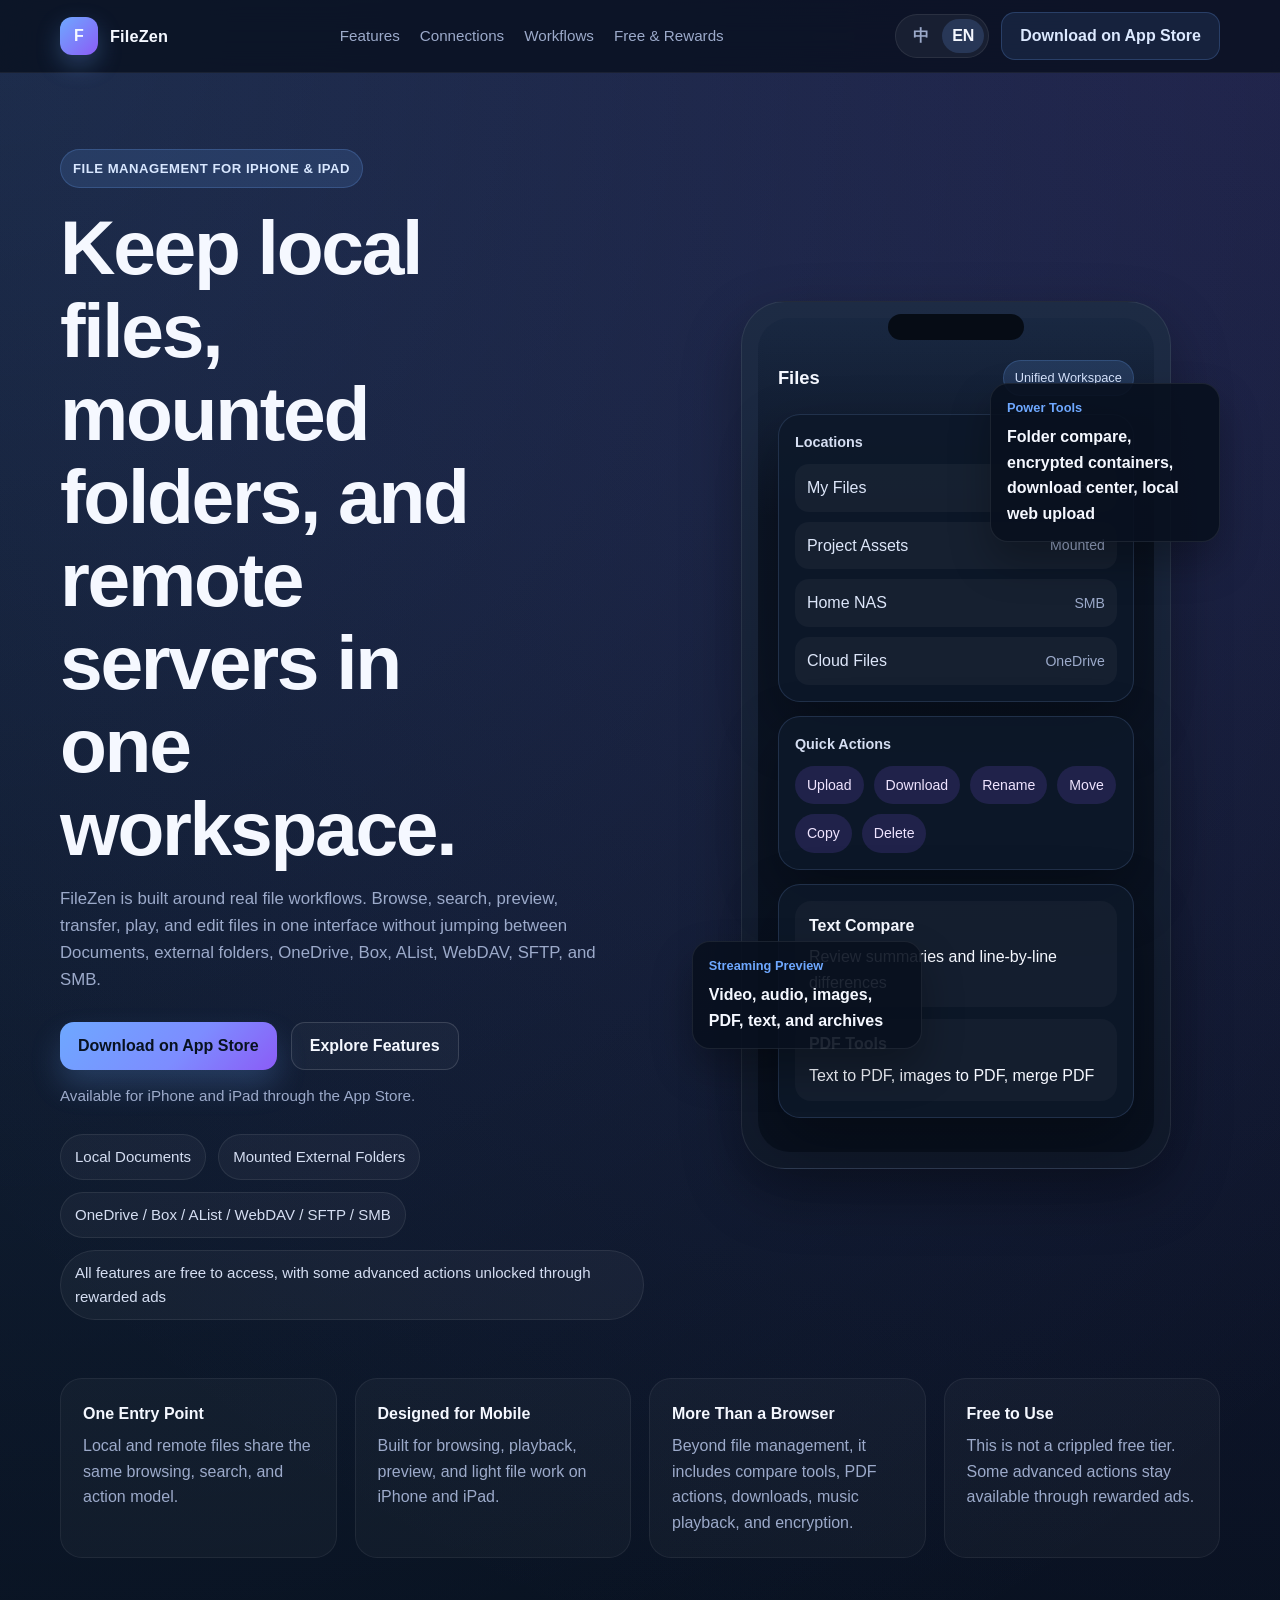
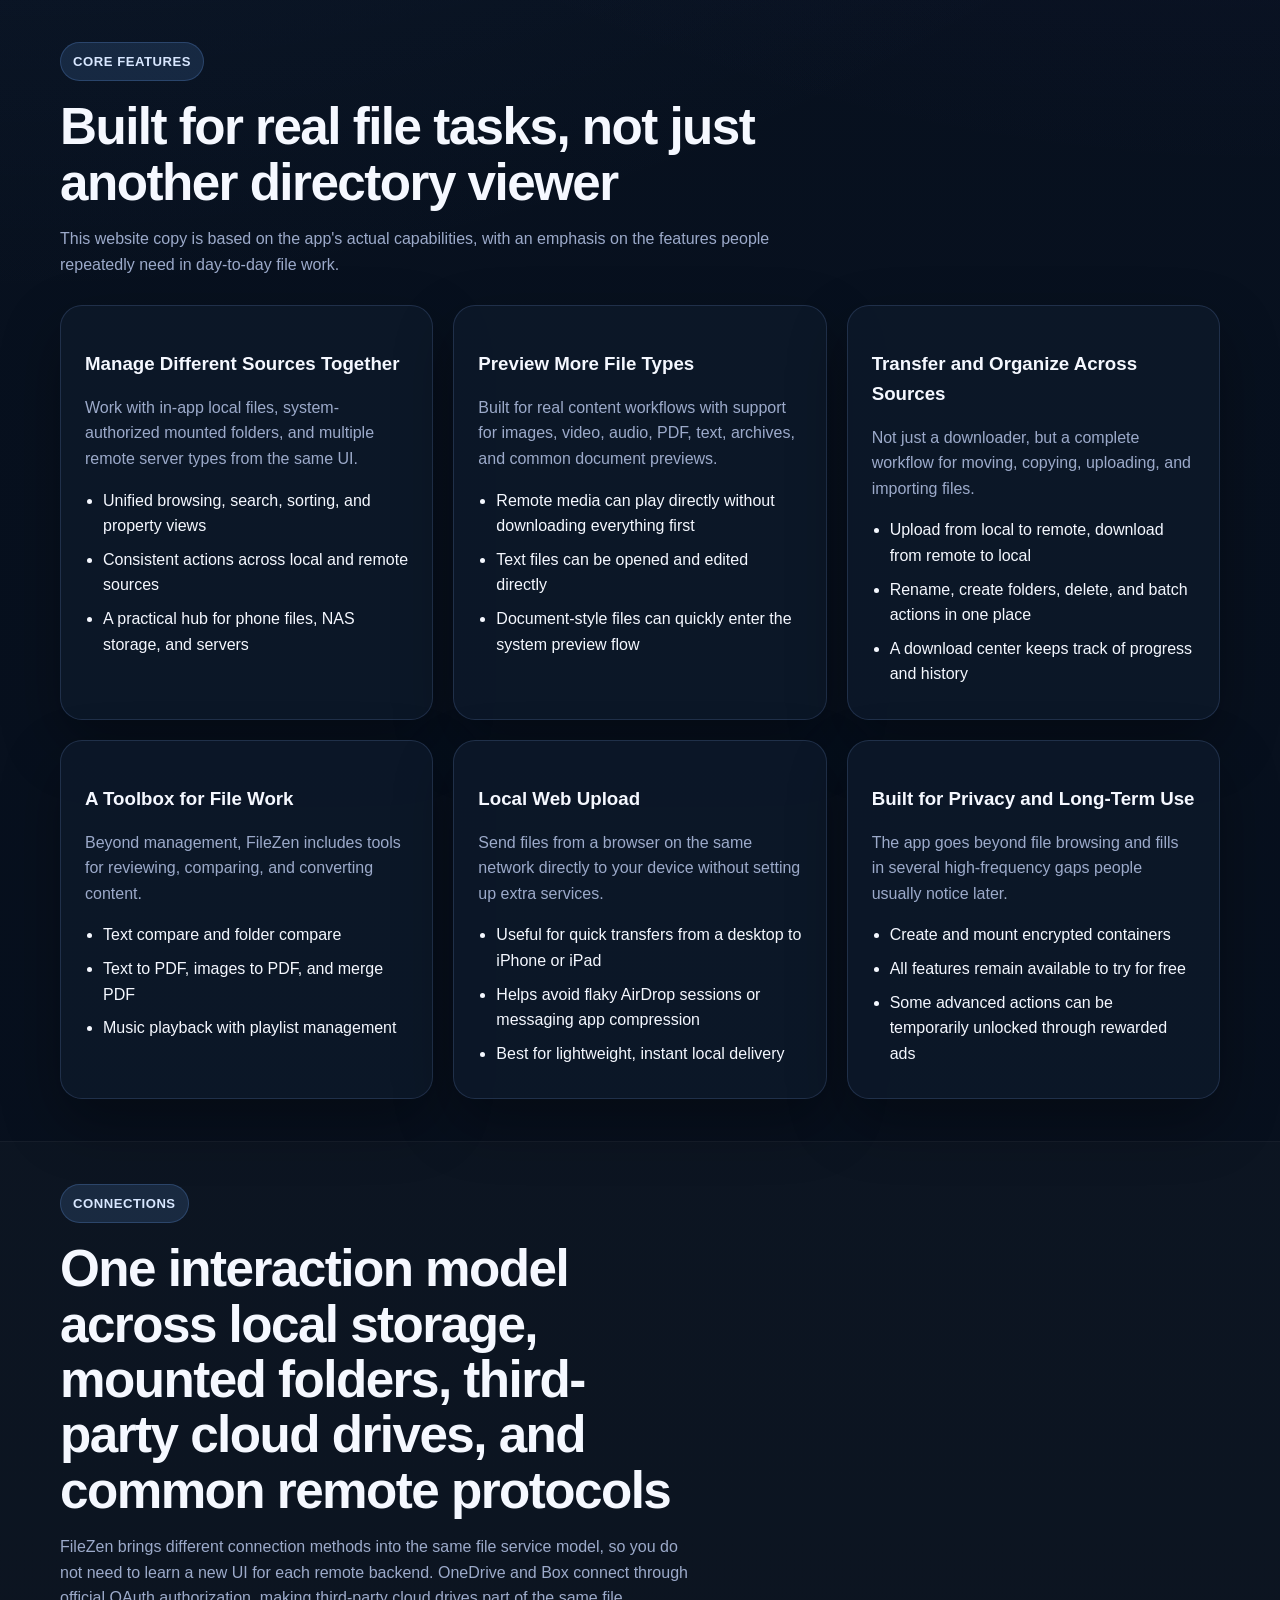
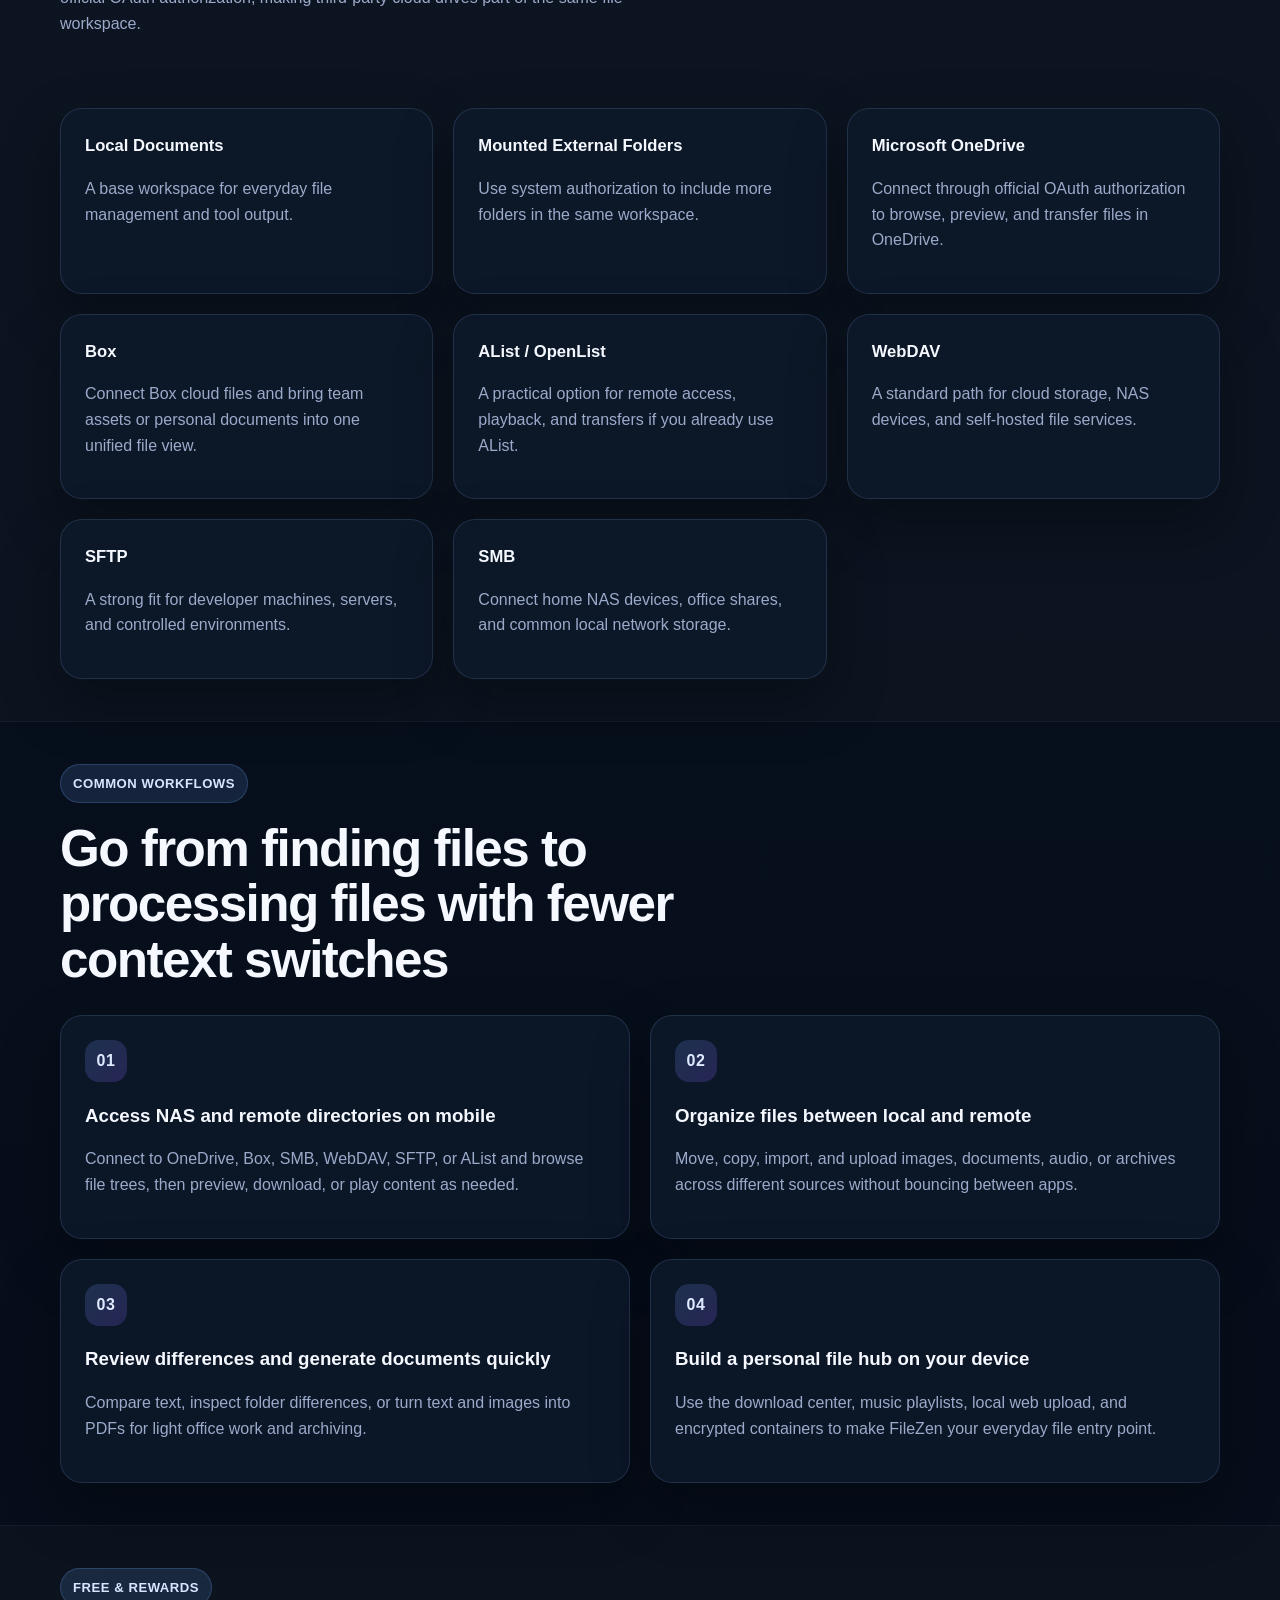
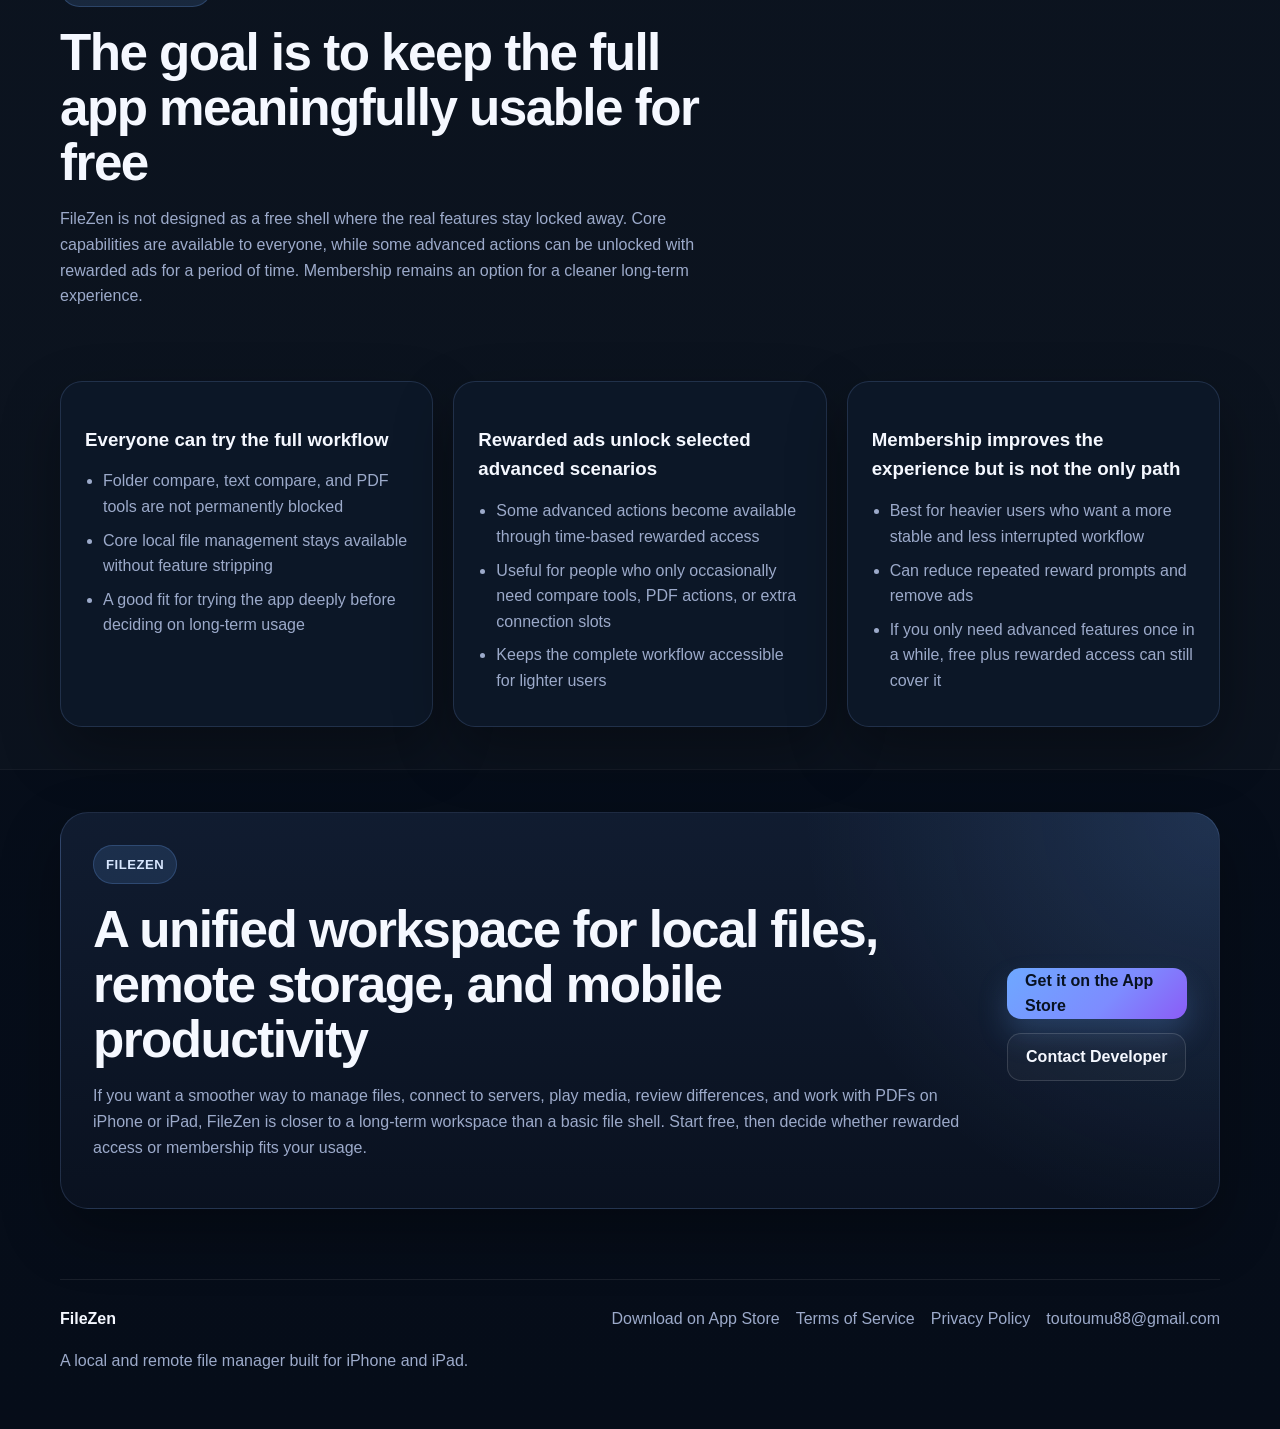
<file: index.html>
<!DOCTYPE html>
<html lang="zh-CN">
<head>
  <meta charset="UTF-8">
  <meta name="viewport" content="width=device-width, initial-scale=1.0">
  <title>FileZen - 在 iPhone 和 iPad 上统一管理本地与远程文件</title>
  <meta
    name="description"
    content="FileZen 是一款面向 iPhone 和 iPad 的文件管理应用，统一管理本地目录、外部挂载文件夹与 OneDrive、Box、AList、WebDAV、SFTP、SMB 等远程来源，支持预览、播放、传输、对比、PDF 工具与加密容器。"
  >
  <link rel="stylesheet" href="./styles.css">
</head>
<body>
  <header class="site-header">
    <div class="container nav">
      <a class="brand" href="#top">
        <span class="brand-mark">F</span>
        <span class="brand-text">FileZen</span>
      </a>

      <nav class="nav-links" aria-label="Primary">
        <a href="#features" data-i18n="nav.features">功能</a>
        <a href="#protocols" data-i18n="nav.protocols">连接</a>
        <a href="#workflow" data-i18n="nav.workflow">工作流</a>
        <a href="#pro" data-i18n="nav.pro">免费与激励</a>
      </nav>

      <div class="nav-actions">
        <div class="lang-switch" role="group" aria-label="Language switch">
          <button type="button" class="lang-button is-active" data-lang-switch="zh-CN">中</button>
          <button type="button" class="lang-button" data-lang-switch="en">EN</button>
        </div>
        <a
          class="button button-nav-store app-store-link"
          href="https://apps.apple.com/app/id6764205706"
          target="_blank"
          rel="noreferrer"
          data-i18n="nav.download"
        >App Store 下载</a>
      </div>
    </div>
  </header>

  <main id="top">
    <section class="hero">
      <div class="container hero-grid">
        <div class="hero-copy">
          <div class="eyebrow" data-i18n="hero.eyebrow">iPhone &amp; iPad 文件管理</div>
          <h1 data-i18n="hero.title">把本地文件、外部目录和远程服务器放到同一个工作区里。</h1>
          <p class="hero-text" data-i18n="hero.text">
            FileZen 面向真实文件工作流设计。你可以在一套界面里浏览、搜索、预览、传输、播放和编辑文件，
            不需要在 Documents、外部文件夹、OneDrive、Box、AList、WebDAV、SFTP、SMB 之间来回切换。
          </p>
          <div class="hero-actions">
            <a class="button button-primary app-store-link" href="https://apps.apple.com/app/id6764205706" target="_blank" rel="noreferrer" data-i18n="hero.ctaDownload">App Store 下载</a>
            <a class="button button-secondary" href="#features" data-i18n="hero.ctaFeatures">查看核心功能</a>
          </div>
          <p class="download-note" data-i18n="hero.downloadNote">支持 iPhone 和 iPad，可通过 App Store 获取。</p>
          <ul class="hero-pills" aria-label="Supported platforms and capabilities">
            <li data-i18n="hero.pill1">本地 Documents</li>
            <li data-i18n="hero.pill2">外部挂载目录</li>
            <li data-i18n="hero.pill3">OneDrive / Box / AList / WebDAV / SFTP / SMB</li>
            <li data-i18n="hero.pill4">所有功能可免费使用，部分能力可通过激励广告解锁</li>
          </ul>
        </div>

        <div class="hero-visual" aria-hidden="true">
          <div class="device">
            <div class="device-notch"></div>
            <div class="device-screen">
              <div class="screen-top">
                <span class="screen-title" data-i18n="screen.headerTitle">文件</span>
                <span class="screen-badge" data-i18n="screen.headerBadge">统一工作区</span>
              </div>

              <div class="screen-card">
                <div class="screen-card-title" data-i18n="screen.locationsTitle">位置</div>
                <div class="screen-list">
                  <div class="screen-row"><span data-i18n="screen.location1Name">我的文件</span><span data-i18n="screen.location1Type">本地</span></div>
                  <div class="screen-row"><span data-i18n="screen.location2Name">项目资料</span><span data-i18n="screen.location2Type">外部目录</span></div>
                  <div class="screen-row"><span data-i18n="screen.location3Name">家庭 NAS</span><span data-i18n="screen.location3Type">SMB</span></div>
                  <div class="screen-row"><span data-i18n="screen.location4Name">云端资料</span><span data-i18n="screen.location4Type">OneDrive</span></div>
                </div>
              </div>

              <div class="screen-card">
                <div class="screen-card-title" data-i18n="screen.actionsTitle">可直接操作</div>
                <div class="feature-tags">
                  <span data-i18n="screen.action1">上传</span>
                  <span data-i18n="screen.action2">下载</span>
                  <span data-i18n="screen.action3">重命名</span>
                  <span data-i18n="screen.action4">移动</span>
                  <span data-i18n="screen.action5">复制</span>
                  <span data-i18n="screen.action6">删除</span>
                </div>
              </div>

              <div class="screen-card compact">
                <div class="mini-stat">
                  <strong data-i18n="screen.stat1Title">文本对比</strong>
                  <span data-i18n="screen.stat1Text">查看差异摘要与逐行变化</span>
                </div>
                <div class="mini-stat">
                  <strong data-i18n="screen.stat2Title">PDF 工具</strong>
                  <span data-i18n="screen.stat2Text">文本转 PDF、多图转 PDF、合并 PDF</span>
                </div>
              </div>
            </div>
          </div>

          <div class="floating-card floating-card-left">
            <span class="floating-label" data-i18n="floating.previewLabel">流式预览</span>
            <strong data-i18n="floating.previewText">视频、音频、图片、PDF、文本、压缩包</strong>
          </div>

          <div class="floating-card floating-card-right">
            <span class="floating-label" data-i18n="floating.toolsLabel">高级工具</span>
            <strong data-i18n="floating.toolsText">文件夹对比、加密容器、下载中心、本地 Web 上传</strong>
          </div>
        </div>
      </div>
    </section>

    <section class="section trust-strip">
      <div class="container trust-grid">
        <div>
          <strong data-i18n="trust.1.title">统一入口</strong>
          <span data-i18n="trust.1.text">本地与远程文件在同一套列表、搜索和操作模型里完成。</span>
        </div>
        <div>
          <strong data-i18n="trust.2.title">为移动端设计</strong>
          <span data-i18n="trust.2.text">面向 iPhone 与 iPad 的浏览、播放、预览和轻量处理体验。</span>
        </div>
        <div>
          <strong data-i18n="trust.3.title">不止是浏览器</strong>
          <span data-i18n="trust.3.text">除了文件管理，还包含对比、PDF、下载、音乐播放和加密工具。</span>
        </div>
        <div>
          <strong data-i18n="trust.4.title">免费可用</strong>
          <span data-i18n="trust.4.text">不是功能残缺的免费版，部分高级能力通过激励广告即可继续使用。</span>
        </div>
      </div>
    </section>

    <section class="section" id="features">
      <div class="container">
        <div class="section-heading">
          <div class="eyebrow" data-i18n="features.headingEyebrow">核心功能</div>
          <h2 data-i18n="features.headingTitle">围绕真实文件任务，而不是只做一个“能看目录”的 App</h2>
          <p data-i18n="features.headingText">
            官网文案基于应用当前功能整理而来，重点强调你在日常工作中真正会反复用到的几类能力。
          </p>
        </div>

        <div class="feature-grid">
          <article class="feature-card">
            <h3 data-i18n="features.card1.title">统一管理不同来源</h3>
            <p data-i18n="features.card1.text">同时管理 App 本地文件、通过系统授权挂载的外部目录，以及多种远程服务器来源。</p>
            <ul>
              <li data-i18n="features.card1.b1">统一目录浏览、搜索、排序和属性查看</li>
              <li data-i18n="features.card1.b2">本地与远程共用一致的文件操作逻辑</li>
              <li data-i18n="features.card1.b3">适合把“手机文件 + NAS + 服务器”放在一个入口里处理</li>
            </ul>
          </article>

          <article class="feature-card">
            <h3 data-i18n="features.card2.title">打开和预览更多文件类型</h3>
            <p data-i18n="features.card2.text">面向实际内容消费场景，支持图片、视频、音频、PDF、文本、压缩包以及常见文档类型预览。</p>
            <ul>
              <li data-i18n="features.card2.b1">远程媒体可直接播放，不必都先下载到本地</li>
              <li data-i18n="features.card2.b2">文本可直接阅读与编辑</li>
              <li data-i18n="features.card2.b3">文档类文件可快速进入系统预览链路</li>
            </ul>
          </article>

          <article class="feature-card">
            <h3 data-i18n="features.card3.title">跨来源传输与整理</h3>
            <p data-i18n="features.card3.text">不是单向下载器，而是一套完整的文件移动、复制、上传和导入工作流。</p>
            <ul>
              <li data-i18n="features.card3.b1">本地到远程上传，远程到本地下载</li>
              <li data-i18n="features.card3.b2">同一界面中完成重命名、新建文件夹、删除和批量操作</li>
              <li data-i18n="features.card3.b3">下载中心可持续跟踪下载状态和历史记录</li>
            </ul>
          </article>

          <article class="feature-card">
            <h3 data-i18n="features.card4.title">为内容处理准备的工具箱</h3>
            <p data-i18n="features.card4.text">除了管理文件，还内置一批面向整理、核对与转换的工具。</p>
            <ul>
              <li data-i18n="features.card4.b1">文本对比与文件夹对比</li>
              <li data-i18n="features.card4.b2">文本生成 PDF、多图生成 PDF、合并 PDF</li>
              <li data-i18n="features.card4.b3">音乐播放器与播放列表管理</li>
            </ul>
          </article>

          <article class="feature-card">
            <h3 data-i18n="features.card5.title">本地 Web 上传入口</h3>
            <p data-i18n="features.card5.text">让同一局域网内的浏览器把文件直接传到你的设备，无需额外搭建服务。</p>
            <ul>
              <li data-i18n="features.card5.b1">适合临时从电脑传素材到 iPhone 或 iPad</li>
              <li data-i18n="features.card5.b2">减少 AirDrop 不稳定或聊天工具压缩带来的麻烦</li>
              <li data-i18n="features.card5.b3">更适合小范围、即时的文件投递</li>
            </ul>
          </article>

          <article class="feature-card">
            <h3 data-i18n="features.card6.title">为隐私和长期使用准备</h3>
            <p data-i18n="features.card6.text">在文件管理之上，进一步补齐高频但经常被忽略的能力。</p>
            <ul>
              <li data-i18n="features.card6.b1">支持创建与挂载加密容器</li>
              <li data-i18n="features.card6.b2">所有功能都可以免费体验</li>
              <li data-i18n="features.card6.b3">部分高级能力可通过激励广告获得时效解锁</li>
            </ul>
          </article>
        </div>
      </div>
    </section>

    <section class="section section-alt" id="protocols">
      <div class="container protocol-layout">
        <div class="section-heading narrow">
          <div class="eyebrow" data-i18n="protocols.eyebrow">连接能力</div>
          <h2 data-i18n="protocols.title">一套交互，同时覆盖本地、外部目录、第三方云盘和常见远程协议</h2>
          <p data-i18n="protocols.text">
            FileZen 把不同连接方式收敛到统一的文件服务层上，所以你不必为每种远程来源重新学习一套界面。OneDrive 和 Box 通过官方 OAuth 授权接入，适合把第三方云盘纳入同一个文件工作区。
          </p>
        </div>

        <div class="protocol-grid">
          <div class="protocol-card">
            <span class="protocol-name" data-i18n="protocols.card1.title">本地 Documents</span>
            <p data-i18n="protocols.card1.text">面向日常文件管理和工具输出的基础工作区。</p>
          </div>
          <div class="protocol-card">
            <span class="protocol-name" data-i18n="protocols.card2.title">外部挂载目录</span>
            <p data-i18n="protocols.card2.text">通过系统授权访问更多文件夹，把外部目录纳入同一视图。</p>
          </div>
          <div class="protocol-card">
            <span class="protocol-name" data-i18n="protocols.card3.title">Microsoft OneDrive</span>
            <p data-i18n="protocols.card3.text">通过官方 OAuth 授权接入，直接浏览、预览和传输 OneDrive 中的文件。</p>
          </div>
          <div class="protocol-card">
            <span class="protocol-name" data-i18n="protocols.card4.title">Box</span>
            <p data-i18n="protocols.card4.text">支持连接 Box 云端文件，把团队资料和个人文档放进统一文件视图。</p>
          </div>
          <div class="protocol-card">
            <span class="protocol-name" data-i18n="protocols.card5.title">AList / OpenList</span>
            <p data-i18n="protocols.card5.text">适合已有 AList 服务的远程文件访问、播放和传输。</p>
          </div>
          <div class="protocol-card">
            <span class="protocol-name" data-i18n="protocols.card6.title">WebDAV</span>
            <p data-i18n="protocols.card6.text">覆盖常见云盘、NAS 与自建文件服务的标准化接入方式。</p>
          </div>
          <div class="protocol-card">
            <span class="protocol-name" data-i18n="protocols.card7.title">SFTP</span>
            <p data-i18n="protocols.card7.text">适合开发机、服务器和受控环境中的安全文件访问。</p>
          </div>
          <div class="protocol-card">
            <span class="protocol-name" data-i18n="protocols.card8.title">SMB</span>
            <p data-i18n="protocols.card8.text">连接家庭 NAS、办公共享目录和局域网内常见存储设备。</p>
          </div>
        </div>
      </div>
    </section>

    <section class="section" id="workflow">
      <div class="container">
        <div class="section-heading">
          <div class="eyebrow" data-i18n="workflow.eyebrow">典型场景</div>
          <h2 data-i18n="workflow.title">从“找文件”到“处理文件”，一条链路尽量少跳转</h2>
        </div>

        <div class="workflow-grid">
          <article class="workflow-card">
            <span class="workflow-step">01</span>
            <h3 data-i18n="workflow.card1.title">在手机上访问 NAS 或远程目录</h3>
            <p data-i18n="workflow.card1.text">连接 OneDrive、Box、SMB、WebDAV、SFTP 或 AList 后，直接浏览文件树，按需预览、下载或播放远程内容。</p>
          </article>

          <article class="workflow-card">
            <span class="workflow-step">02</span>
            <h3 data-i18n="workflow.card2.title">整理本地与远程之间的文件</h3>
            <p data-i18n="workflow.card2.text">把图片、文档、音频或压缩包在不同来源间移动、复制、导入、上传，不用来回切换多个 App。</p>
          </article>

          <article class="workflow-card">
            <span class="workflow-step">03</span>
            <h3 data-i18n="workflow.card3.title">快速检查差异和生成文档</h3>
            <p data-i18n="workflow.card3.text">对比文本内容、核对目录差异，或者把文本和图片整理成 PDF，适合轻量办公与内容归档。</p>
          </article>

          <article class="workflow-card">
            <span class="workflow-step">04</span>
            <h3 data-i18n="workflow.card4.title">在设备上构建自己的文件中心</h3>
            <p data-i18n="workflow.card4.text">通过下载中心、音乐播放列表、本地 Web 上传和加密容器，把 FileZen 变成日常的个人文件入口。</p>
          </article>
        </div>
      </div>
    </section>

    <section class="section section-alt" id="pro">
      <div class="container pro-layout">
        <div class="section-heading narrow">
          <div class="eyebrow" data-i18n="free.eyebrow">免费与激励</div>
          <h2 data-i18n="free.title">核心思路是尽量让所有功能都能免费用</h2>
          <p data-i18n="free.text">
            FileZen 不想做“免费只能看看，真正功能都锁住”的产品。核心能力默认面向所有用户开放，
            部分高级功能会在特定阶段通过激励广告提供解锁时段；如果你希望长期无打扰使用，也可以选择会员方案。
          </p>
        </div>

        <div class="pro-grid">
          <article class="pro-card">
            <h3 data-i18n="free.card1.title">所有人都能体验完整能力</h3>
            <ul>
              <li data-i18n="free.card1.b1">文件夹对比、文本对比、PDF 工具都不是永久封死</li>
              <li data-i18n="free.card1.b2">本地文件管理保持可用，不做基础能力阉割</li>
              <li data-i18n="free.card1.b3">适合先免费体验，再决定是否长期使用</li>
            </ul>
          </article>

          <article class="pro-card">
            <h3 data-i18n="free.card2.title">激励广告负责解锁部分高级场景</h3>
            <ul>
              <li data-i18n="free.card2.b1">部分高级能力会通过激励广告获得时效权限</li>
              <li data-i18n="free.card2.b2">适合偶尔需要文件夹对比、PDF 工具或更多连接位的用户</li>
              <li data-i18n="free.card2.b3">让轻度用户也能低门槛用到完整工作流</li>
            </ul>
          </article>

          <article class="pro-card">
            <h3 data-i18n="free.card3.title">会员是增强体验，不是唯一入口</h3>
            <ul>
              <li data-i18n="free.card3.b1">适合希望更稳定、长期、少打扰使用的重度用户</li>
              <li data-i18n="free.card3.b2">可移除广告并减少反复触发激励解锁的频率</li>
              <li data-i18n="free.card3.b3">如果只是偶尔用高级功能，免费加激励的方式也能覆盖</li>
            </ul>
          </article>
        </div>
      </div>
    </section>

    <section class="section cta-section">
      <div class="container cta-card">
        <div>
          <div class="eyebrow">FileZen</div>
          <h2 data-i18n="cta.title">为本地文件、远程存储和移动办公准备的统一入口</h2>
          <p data-i18n="cta.text">
            如果你希望在 iPhone 或 iPad 上更顺手地管理文件、访问服务器、播放媒体、核对差异并处理 PDF，
            FileZen 更接近一个可长期使用的工作台。你可以先免费使用完整能力，再按自己的频率决定是否接受激励解锁或升级会员。
          </p>
        </div>
        <div class="cta-actions">
          <a class="button button-primary app-store-link" href="https://apps.apple.com/app/id6764205706" target="_blank" rel="noreferrer" data-i18n="cta.download">去 App Store 下载</a>
          <a class="button button-secondary contact-link" href="mailto:toutoumu88@gmail.com?subject=FileZen%20Product%20Inquiry" data-i18n="cta.contact">联系开发者</a>
        </div>
      </div>
    </section>
  </main>

  <footer class="site-footer">
    <div class="container footer-content">
      <div>
        <strong>FileZen</strong>
        <p data-i18n="footer.text">一款面向 iPhone 和 iPad 的本地与远程文件管理应用。</p>
      </div>
      <div class="footer-links">
        <a class="app-store-link" href="https://apps.apple.com/app/id6764205706" target="_blank" rel="noreferrer" data-i18n="footer.download">App Store 下载</a>
        <a href="./terms.html" data-i18n="footer.terms">用户协议</a>
        <a href="./privacy.html" data-i18n="footer.privacy">隐私政策</a>
        <a class="contact-link" href="mailto:toutoumu88@gmail.com?subject=FileZen%20Product%20Inquiry">toutoumu88@gmail.com</a>
      </div>
    </div>
  </footer>

  <script src="./app.js"></script>
</body>
</html>
</file>
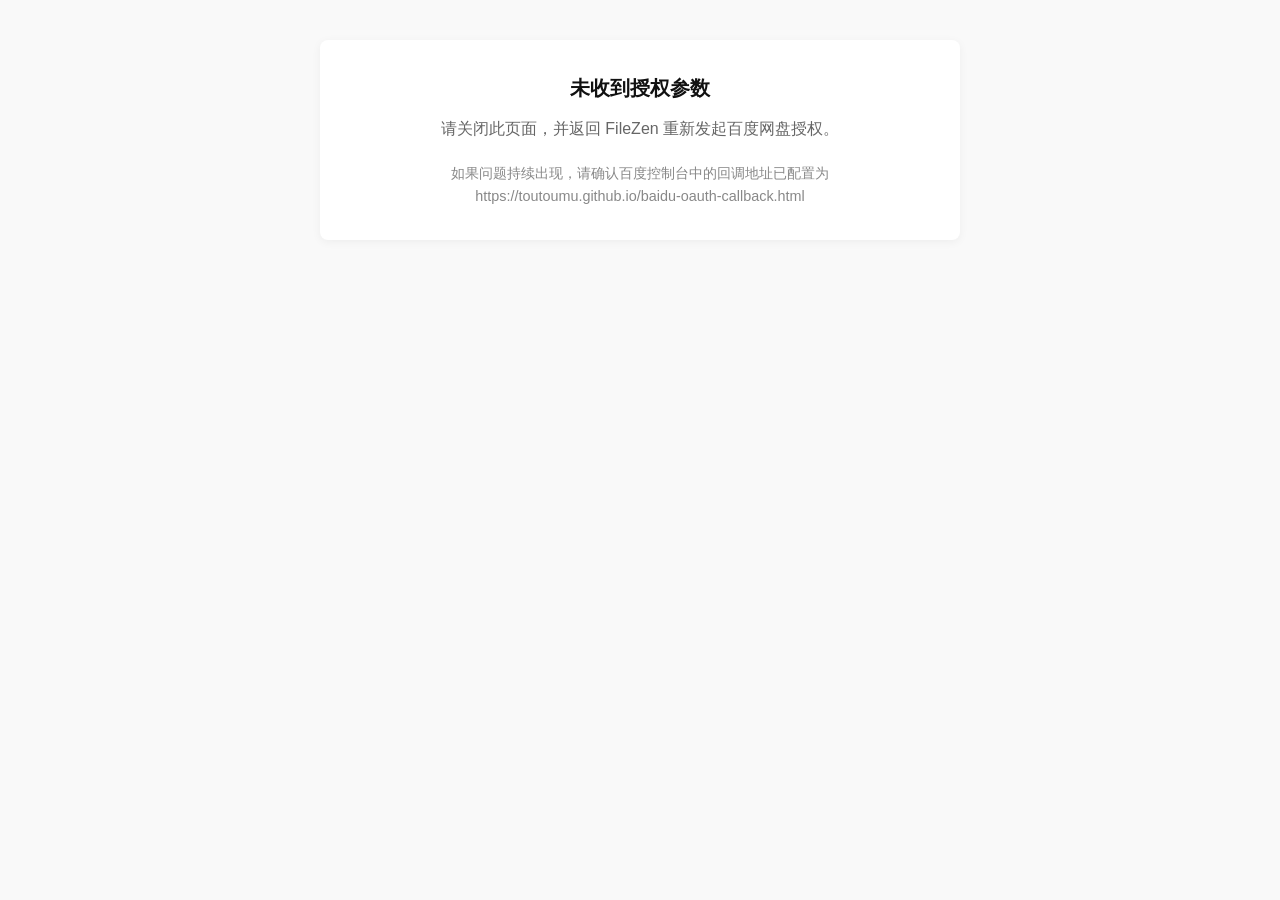
<file: baidu-oauth-callback.html>
<!DOCTYPE html>
<html lang="zh-CN">
<head>
    <meta charset="UTF-8">
    <meta name="viewport" content="width=device-width, initial-scale=1.0">
    <title>百度网盘授权回调 - FileZen</title>
    <style>
        body {
            font-family: -apple-system, BlinkMacSystemFont, "Segoe UI", Roboto, Helvetica, Arial, sans-serif;
            line-height: 1.6;
            color: #333;
            max-width: 640px;
            margin: 0 auto;
            padding: 40px 20px;
            background-color: #f9f9f9;
        }
        .container {
            background-color: #fff;
            padding: 32px;
            border-radius: 8px;
            box-shadow: 0 2px 10px rgba(0, 0, 0, 0.05);
            text-align: center;
        }
        h1 {
            font-size: 1.25rem;
            margin: 0 0 12px;
            color: #111;
        }
        p {
            margin: 0;
            color: #666;
        }
        .hint {
            margin-top: 20px;
            font-size: 0.9rem;
            color: #888;
        }
        .error {
            color: #c0392b;
        }
    </style>
</head>
<body>
    <div class="container">
        <h1 id="title">正在返回 FileZen...</h1>
        <p id="message">请稍候，正在完成百度网盘授权。</p>
        <p class="hint" id="hint"></p>
    </div>

    <script>
        (function () {
            var APP_CALLBACK_SCHEME = "baidunetdisk.com.toutoumu.FileZen://auth";
            var params = new URLSearchParams(window.location.search);
            var code = params.get("code");
            var state = params.get("state") || "";
            var error = params.get("error") || "";
            var errorDescription = params.get("error_description") || "";

            function buildAppCallbackURL() {
                var query = new URLSearchParams();
                if (code) {
                    query.set("code", code);
                    if (state) {
                        query.set("state", state);
                    }
                    return APP_CALLBACK_SCHEME + "?" + query.toString();
                }
                if (error || errorDescription) {
                    if (error) {
                        query.set("error", error);
                    }
                    if (errorDescription) {
                        query.set("error_description", errorDescription);
                    }
                    return APP_CALLBACK_SCHEME + "?" + query.toString();
                }
                return "";
            }

            var targetURL = buildAppCallbackURL();
            var title = document.getElementById("title");
            var message = document.getElementById("message");
            var hint = document.getElementById("hint");

            if (!targetURL) {
                title.textContent = "未收到授权参数";
                message.textContent = "请关闭此页面，并返回 FileZen 重新发起百度网盘授权。";
                hint.textContent = "如果问题持续出现，请确认百度控制台中的回调地址已配置为 https://toutoumu.github.io/baidu-oauth-callback.html";
                return;
            }

            if (error || errorDescription) {
                title.textContent = "授权未完成";
                message.className = "error";
                message.textContent = errorDescription || error || "百度网盘授权失败。";
                hint.textContent = "正在尝试返回 FileZen...";
            }

            window.location.replace(targetURL);

            window.setTimeout(function () {
                hint.innerHTML = '如果 App 没有自动打开，请手动返回 FileZen 后重试。<br>回调地址：<code>' + APP_CALLBACK_SCHEME + '</code>';
            }, 1500);
        })();
    </script>
</body>
</html>
</file>
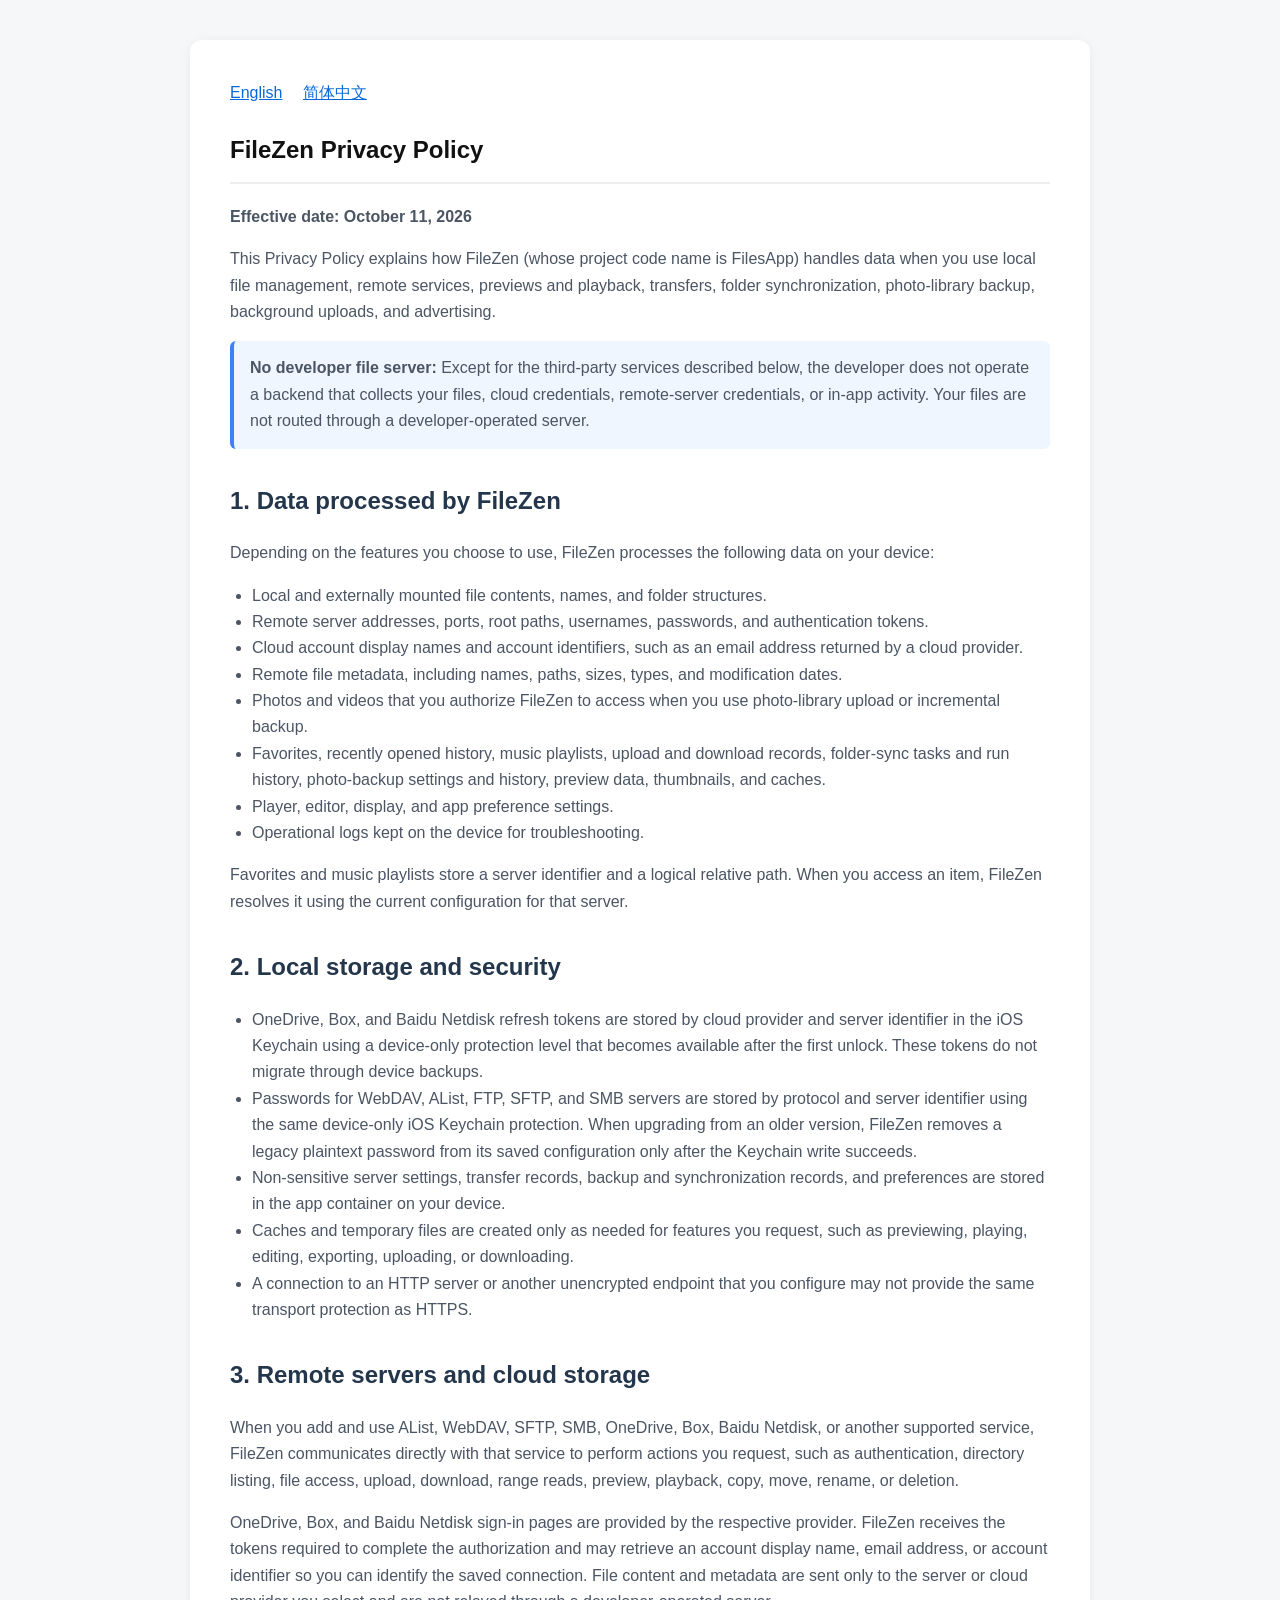
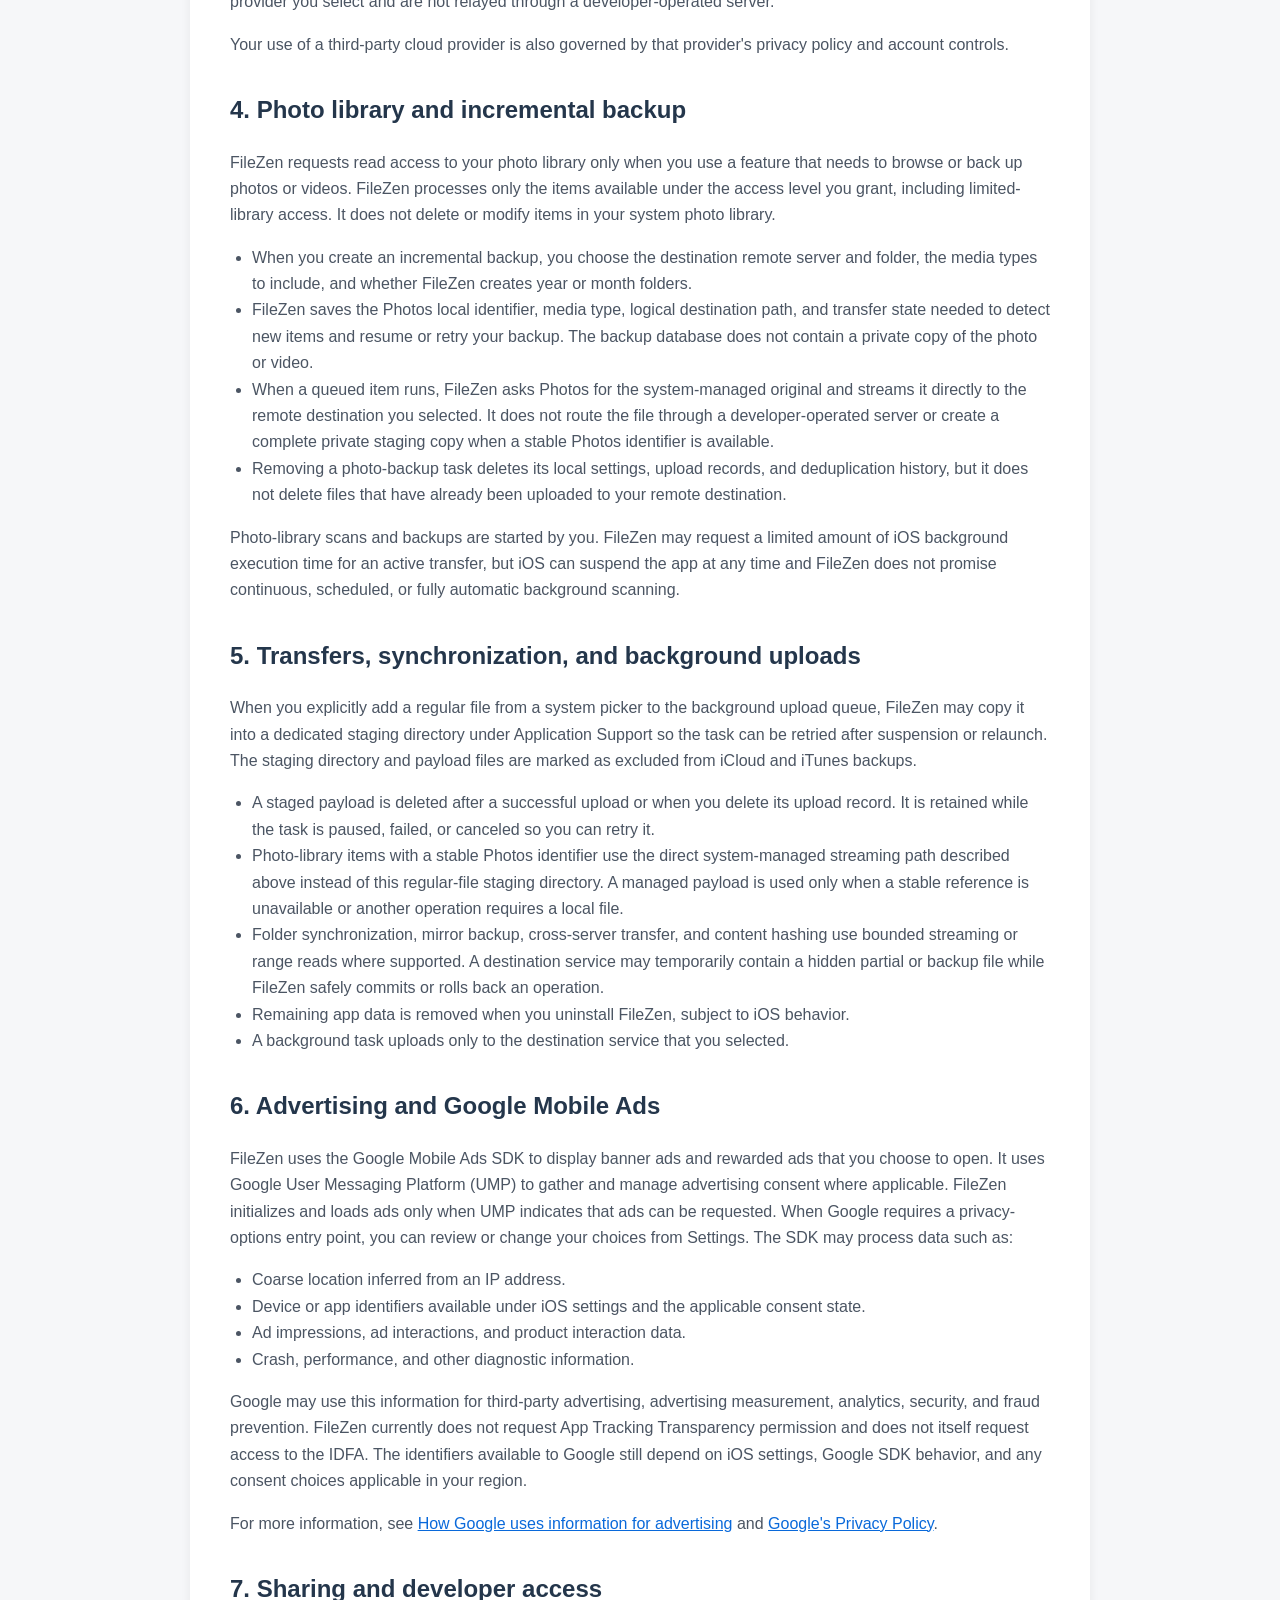
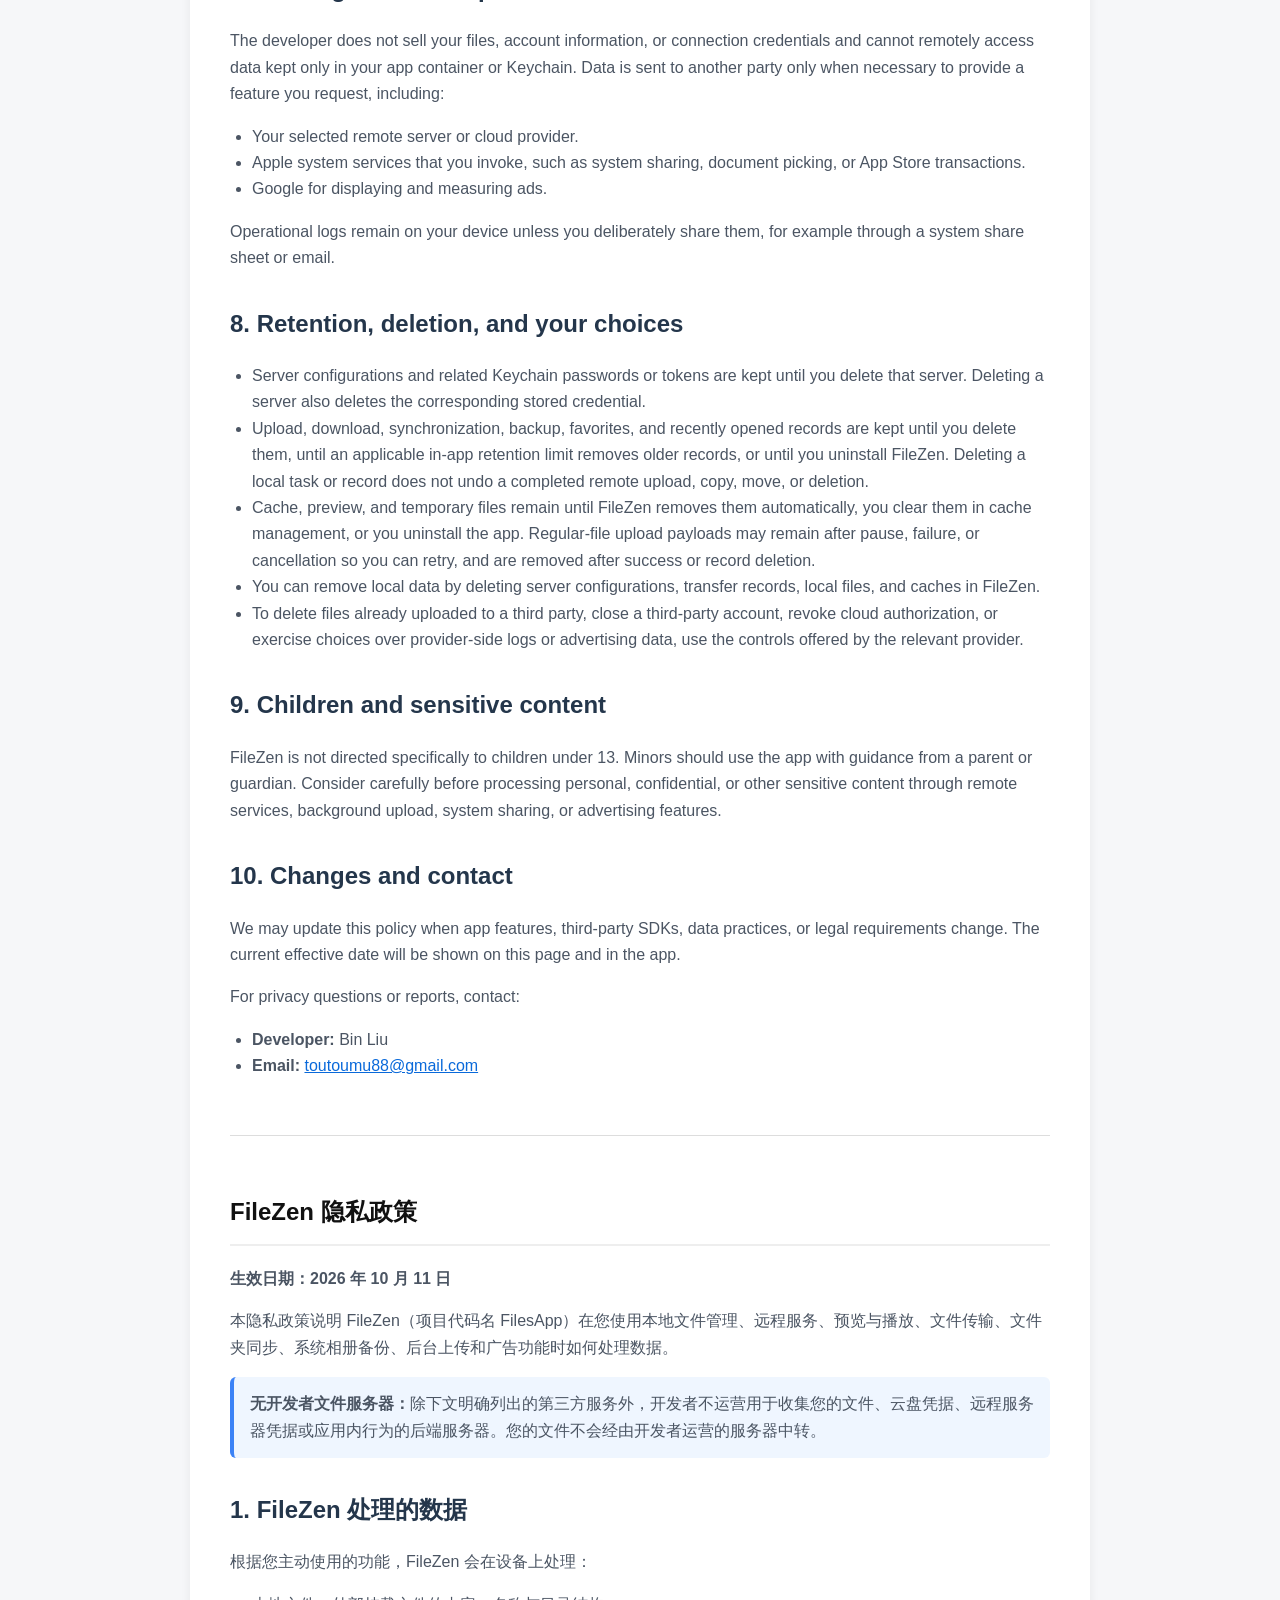
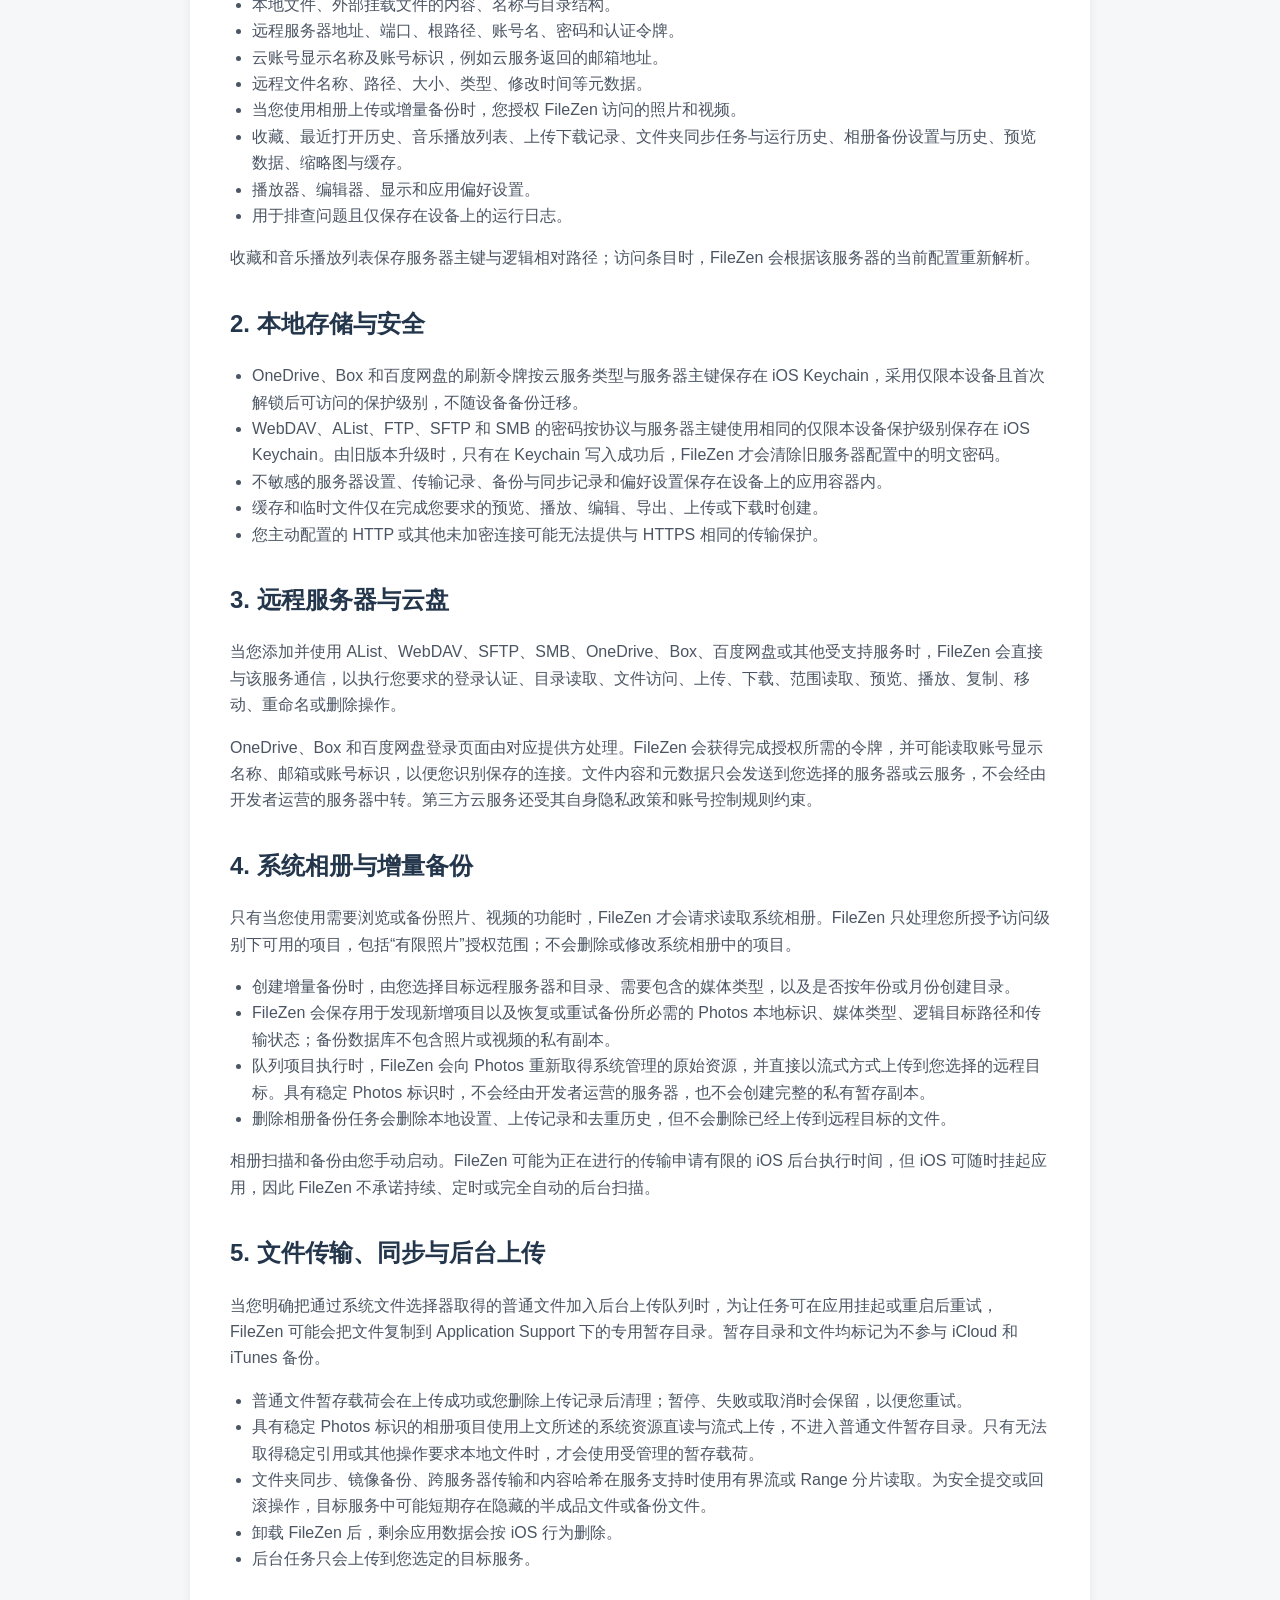
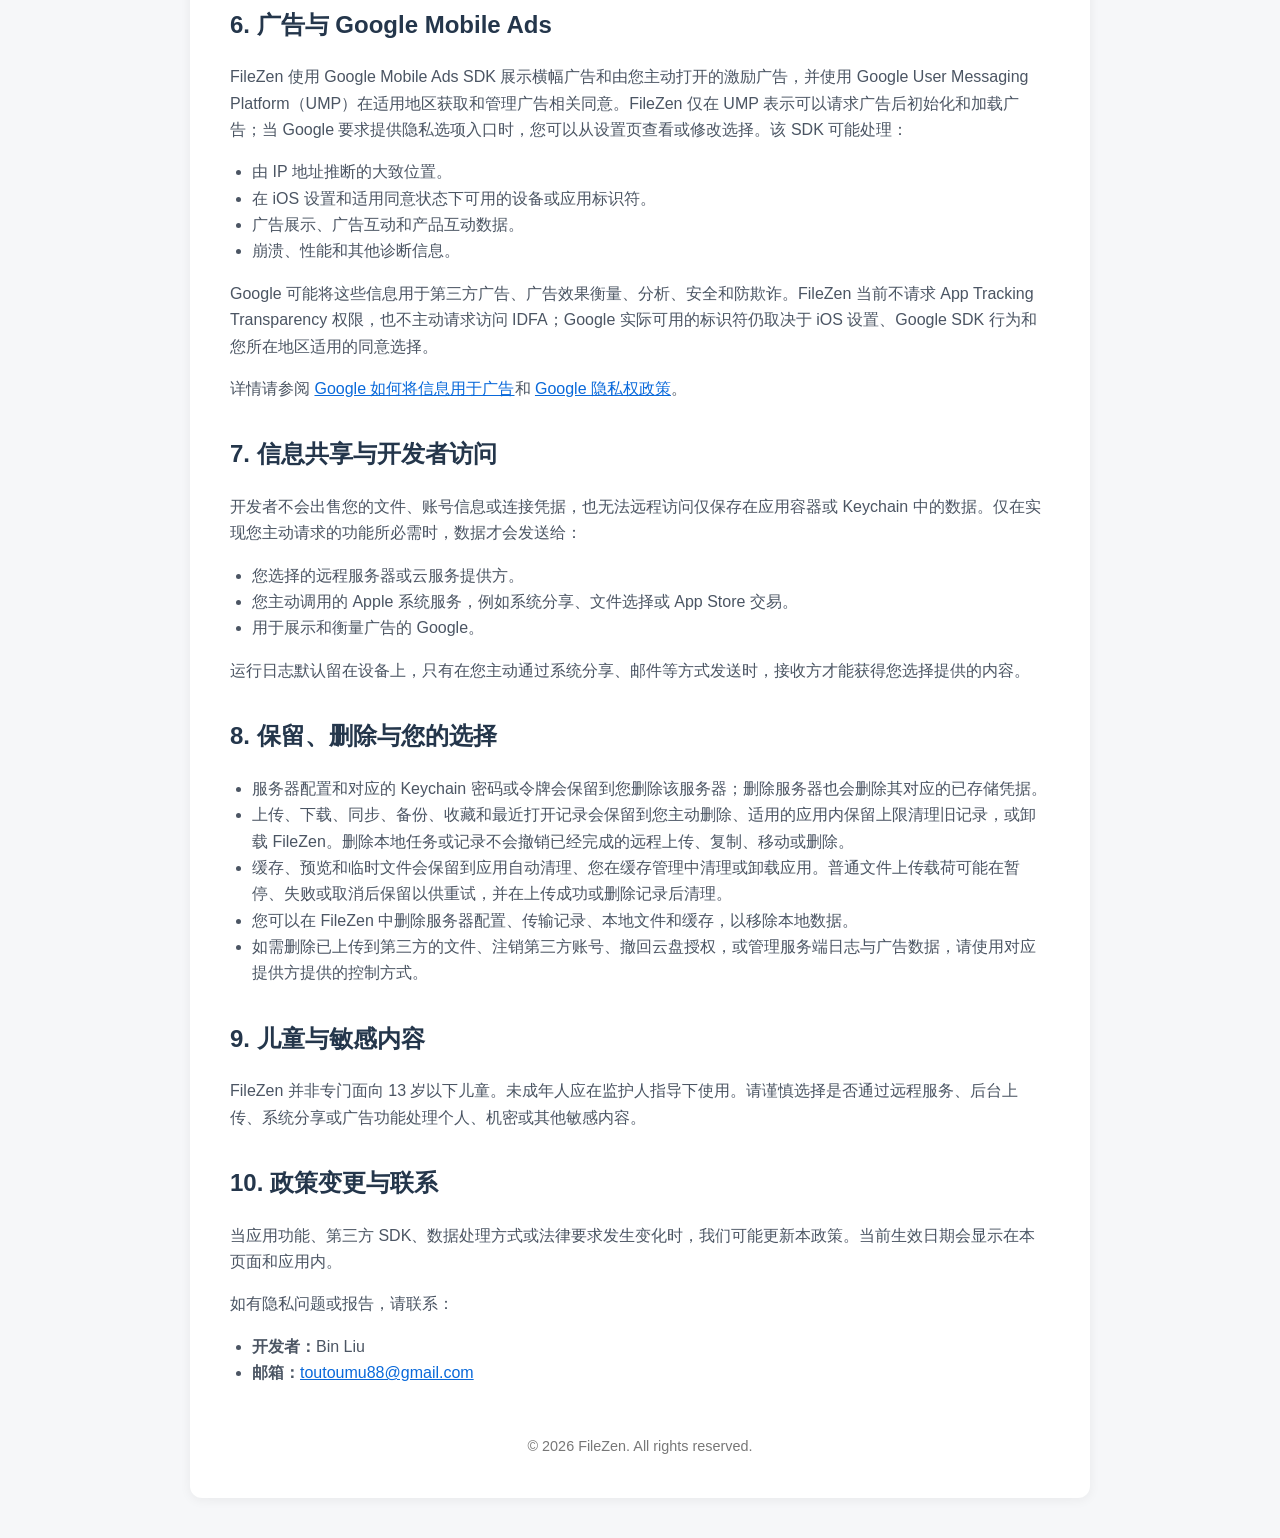
<file: privacy.html>
<!DOCTYPE html>
<html lang="en">
<head>
    <meta charset="UTF-8">
    <meta name="viewport" content="width=device-width, initial-scale=1.0">
    <title>Privacy Policy - FileZen</title>
    <style>
        body {
            font-family: -apple-system, BlinkMacSystemFont, "Segoe UI", Roboto, Helvetica, Arial, sans-serif;
            line-height: 1.65;
            color: #333;
            max-width: 900px;
            margin: 0 auto;
            padding: 40px 20px;
            background-color: #f6f7f9;
        }
        .container {
            background-color: #fff;
            padding: 40px;
            border-radius: 12px;
            box-shadow: 0 2px 12px rgba(0, 0, 0, 0.06);
        }
        h1 { border-bottom: 2px solid #eee; padding-bottom: 12px; color: #111; }
        h2 { margin-top: 32px; color: #24364b; }
        h3 { margin-top: 24px; color: #334e68; }
        p, li { color: #4b5563; }
        ul { padding-left: 22px; }
        a { color: #0969da; }
        .language-nav { margin-bottom: 24px; }
        .language-nav a { margin-right: 16px; }
        .notice {
            padding: 14px 16px;
            border-left: 4px solid #3b82f6;
            background: #eff6ff;
            border-radius: 6px;
        }
        .divider { margin: 56px 0; border: 0; border-top: 1px solid #ddd; }
        .footer { margin-top: 48px; font-size: 0.9em; color: #777; text-align: center; }
        @media (max-width: 600px) {
            body { padding: 0; background: #fff; }
            .container { padding: 24px 18px; border-radius: 0; box-shadow: none; }
        }
    </style>
</head>
<body>
<main class="container">
    <nav class="language-nav" aria-label="Language">
        <a href="#english">English</a>
        <a href="#chinese">简体中文</a>
    </nav>

    <section id="english" lang="en">
        <h1>FileZen Privacy Policy</h1>
        <p><strong>Effective date: October 11, 2026</strong></p>

        <p>This Privacy Policy explains how FileZen (whose project code name is FilesApp) handles data when you use local file management, remote services, previews and playback, transfers, folder synchronization, photo-library backup, background uploads, and advertising.</p>

        <p class="notice"><strong>No developer file server:</strong> Except for the third-party services described below, the developer does not operate a backend that collects your files, cloud credentials, remote-server credentials, or in-app activity. Your files are not routed through a developer-operated server.</p>

        <h2>1. Data processed by FileZen</h2>
        <p>Depending on the features you choose to use, FileZen processes the following data on your device:</p>
        <ul>
            <li>Local and externally mounted file contents, names, and folder structures.</li>
            <li>Remote server addresses, ports, root paths, usernames, passwords, and authentication tokens.</li>
            <li>Cloud account display names and account identifiers, such as an email address returned by a cloud provider.</li>
            <li>Remote file metadata, including names, paths, sizes, types, and modification dates.</li>
            <li>Photos and videos that you authorize FileZen to access when you use photo-library upload or incremental backup.</li>
            <li>Favorites, recently opened history, music playlists, upload and download records, folder-sync tasks and run history, photo-backup settings and history, preview data, thumbnails, and caches.</li>
            <li>Player, editor, display, and app preference settings.</li>
            <li>Operational logs kept on the device for troubleshooting.</li>
        </ul>
        <p>Favorites and music playlists store a server identifier and a logical relative path. When you access an item, FileZen resolves it using the current configuration for that server.</p>

        <h2>2. Local storage and security</h2>
        <ul>
            <li>OneDrive, Box, and Baidu Netdisk refresh tokens are stored by cloud provider and server identifier in the iOS Keychain using a device-only protection level that becomes available after the first unlock. These tokens do not migrate through device backups.</li>
            <li>Passwords for WebDAV, AList, FTP, SFTP, and SMB servers are stored by protocol and server identifier using the same device-only iOS Keychain protection. When upgrading from an older version, FileZen removes a legacy plaintext password from its saved configuration only after the Keychain write succeeds.</li>
            <li>Non-sensitive server settings, transfer records, backup and synchronization records, and preferences are stored in the app container on your device.</li>
            <li>Caches and temporary files are created only as needed for features you request, such as previewing, playing, editing, exporting, uploading, or downloading.</li>
            <li>A connection to an HTTP server or another unencrypted endpoint that you configure may not provide the same transport protection as HTTPS.</li>
        </ul>

        <h2>3. Remote servers and cloud storage</h2>
        <p>When you add and use AList, WebDAV, SFTP, SMB, OneDrive, Box, Baidu Netdisk, or another supported service, FileZen communicates directly with that service to perform actions you request, such as authentication, directory listing, file access, upload, download, range reads, preview, playback, copy, move, rename, or deletion.</p>
        <p>OneDrive, Box, and Baidu Netdisk sign-in pages are provided by the respective provider. FileZen receives the tokens required to complete the authorization and may retrieve an account display name, email address, or account identifier so you can identify the saved connection. File content and metadata are sent only to the server or cloud provider you select and are not relayed through a developer-operated server.</p>
        <p>Your use of a third-party cloud provider is also governed by that provider's privacy policy and account controls.</p>

        <h2>4. Photo library and incremental backup</h2>
        <p>FileZen requests read access to your photo library only when you use a feature that needs to browse or back up photos or videos. FileZen processes only the items available under the access level you grant, including limited-library access. It does not delete or modify items in your system photo library.</p>
        <ul>
            <li>When you create an incremental backup, you choose the destination remote server and folder, the media types to include, and whether FileZen creates year or month folders.</li>
            <li>FileZen saves the Photos local identifier, media type, logical destination path, and transfer state needed to detect new items and resume or retry your backup. The backup database does not contain a private copy of the photo or video.</li>
            <li>When a queued item runs, FileZen asks Photos for the system-managed original and streams it directly to the remote destination you selected. It does not route the file through a developer-operated server or create a complete private staging copy when a stable Photos identifier is available.</li>
            <li>Removing a photo-backup task deletes its local settings, upload records, and deduplication history, but it does not delete files that have already been uploaded to your remote destination.</li>
        </ul>
        <p>Photo-library scans and backups are started by you. FileZen may request a limited amount of iOS background execution time for an active transfer, but iOS can suspend the app at any time and FileZen does not promise continuous, scheduled, or fully automatic background scanning.</p>

        <h2>5. Transfers, synchronization, and background uploads</h2>
        <p>When you explicitly add a regular file from a system picker to the background upload queue, FileZen may copy it into a dedicated staging directory under Application Support so the task can be retried after suspension or relaunch. The staging directory and payload files are marked as excluded from iCloud and iTunes backups.</p>
        <ul>
            <li>A staged payload is deleted after a successful upload or when you delete its upload record. It is retained while the task is paused, failed, or canceled so you can retry it.</li>
            <li>Photo-library items with a stable Photos identifier use the direct system-managed streaming path described above instead of this regular-file staging directory. A managed payload is used only when a stable reference is unavailable or another operation requires a local file.</li>
            <li>Folder synchronization, mirror backup, cross-server transfer, and content hashing use bounded streaming or range reads where supported. A destination service may temporarily contain a hidden partial or backup file while FileZen safely commits or rolls back an operation.</li>
            <li>Remaining app data is removed when you uninstall FileZen, subject to iOS behavior.</li>
            <li>A background task uploads only to the destination service that you selected.</li>
        </ul>

        <h2>6. Advertising and Google Mobile Ads</h2>
        <p>FileZen uses the Google Mobile Ads SDK to display banner ads and rewarded ads that you choose to open. It uses Google User Messaging Platform (UMP) to gather and manage advertising consent where applicable. FileZen initializes and loads ads only when UMP indicates that ads can be requested. When Google requires a privacy-options entry point, you can review or change your choices from Settings. The SDK may process data such as:</p>
        <ul>
            <li>Coarse location inferred from an IP address.</li>
            <li>Device or app identifiers available under iOS settings and the applicable consent state.</li>
            <li>Ad impressions, ad interactions, and product interaction data.</li>
            <li>Crash, performance, and other diagnostic information.</li>
        </ul>
        <p>Google may use this information for third-party advertising, advertising measurement, analytics, security, and fraud prevention. FileZen currently does not request App Tracking Transparency permission and does not itself request access to the IDFA. The identifiers available to Google still depend on iOS settings, Google SDK behavior, and any consent choices applicable in your region.</p>
        <p>For more information, see <a href="https://policies.google.com/technologies/ads">How Google uses information for advertising</a> and <a href="https://policies.google.com/privacy">Google's Privacy Policy</a>.</p>

        <h2>7. Sharing and developer access</h2>
        <p>The developer does not sell your files, account information, or connection credentials and cannot remotely access data kept only in your app container or Keychain. Data is sent to another party only when necessary to provide a feature you request, including:</p>
        <ul>
            <li>Your selected remote server or cloud provider.</li>
            <li>Apple system services that you invoke, such as system sharing, document picking, or App Store transactions.</li>
            <li>Google for displaying and measuring ads.</li>
        </ul>
        <p>Operational logs remain on your device unless you deliberately share them, for example through a system share sheet or email.</p>

        <h2>8. Retention, deletion, and your choices</h2>
        <ul>
            <li>Server configurations and related Keychain passwords or tokens are kept until you delete that server. Deleting a server also deletes the corresponding stored credential.</li>
            <li>Upload, download, synchronization, backup, favorites, and recently opened records are kept until you delete them, until an applicable in-app retention limit removes older records, or until you uninstall FileZen. Deleting a local task or record does not undo a completed remote upload, copy, move, or deletion.</li>
            <li>Cache, preview, and temporary files remain until FileZen removes them automatically, you clear them in cache management, or you uninstall the app. Regular-file upload payloads may remain after pause, failure, or cancellation so you can retry, and are removed after success or record deletion.</li>
            <li>You can remove local data by deleting server configurations, transfer records, local files, and caches in FileZen.</li>
            <li>To delete files already uploaded to a third party, close a third-party account, revoke cloud authorization, or exercise choices over provider-side logs or advertising data, use the controls offered by the relevant provider.</li>
        </ul>

        <h2>9. Children and sensitive content</h2>
        <p>FileZen is not directed specifically to children under 13. Minors should use the app with guidance from a parent or guardian. Consider carefully before processing personal, confidential, or other sensitive content through remote services, background upload, system sharing, or advertising features.</p>

        <h2>10. Changes and contact</h2>
        <p>We may update this policy when app features, third-party SDKs, data practices, or legal requirements change. The current effective date will be shown on this page and in the app.</p>
        <p>For privacy questions or reports, contact:</p>
        <ul>
            <li><strong>Developer:</strong> Bin Liu</li>
            <li><strong>Email:</strong> <a href="mailto:toutoumu88@gmail.com">toutoumu88@gmail.com</a></li>
        </ul>
    </section>

    <hr class="divider">

    <section id="chinese" lang="zh-Hans">
        <h1>FileZen 隐私政策</h1>
        <p><strong>生效日期：2026 年 10 月 11 日</strong></p>

        <p>本隐私政策说明 FileZen（项目代码名 FilesApp）在您使用本地文件管理、远程服务、预览与播放、文件传输、文件夹同步、系统相册备份、后台上传和广告功能时如何处理数据。</p>

        <p class="notice"><strong>无开发者文件服务器：</strong>除下文明确列出的第三方服务外，开发者不运营用于收集您的文件、云盘凭据、远程服务器凭据或应用内行为的后端服务器。您的文件不会经由开发者运营的服务器中转。</p>

        <h2>1. FileZen 处理的数据</h2>
        <p>根据您主动使用的功能，FileZen 会在设备上处理：</p>
        <ul>
            <li>本地文件、外部挂载文件的内容、名称与目录结构。</li>
            <li>远程服务器地址、端口、根路径、账号名、密码和认证令牌。</li>
            <li>云账号显示名称及账号标识，例如云服务返回的邮箱地址。</li>
            <li>远程文件名称、路径、大小、类型、修改时间等元数据。</li>
            <li>当您使用相册上传或增量备份时，您授权 FileZen 访问的照片和视频。</li>
            <li>收藏、最近打开历史、音乐播放列表、上传下载记录、文件夹同步任务与运行历史、相册备份设置与历史、预览数据、缩略图与缓存。</li>
            <li>播放器、编辑器、显示和应用偏好设置。</li>
            <li>用于排查问题且仅保存在设备上的运行日志。</li>
        </ul>
        <p>收藏和音乐播放列表保存服务器主键与逻辑相对路径；访问条目时，FileZen 会根据该服务器的当前配置重新解析。</p>

        <h2>2. 本地存储与安全</h2>
        <ul>
            <li>OneDrive、Box 和百度网盘的刷新令牌按云服务类型与服务器主键保存在 iOS Keychain，采用仅限本设备且首次解锁后可访问的保护级别，不随设备备份迁移。</li>
            <li>WebDAV、AList、FTP、SFTP 和 SMB 的密码按协议与服务器主键使用相同的仅限本设备保护级别保存在 iOS Keychain。由旧版本升级时，只有在 Keychain 写入成功后，FileZen 才会清除旧服务器配置中的明文密码。</li>
            <li>不敏感的服务器设置、传输记录、备份与同步记录和偏好设置保存在设备上的应用容器内。</li>
            <li>缓存和临时文件仅在完成您要求的预览、播放、编辑、导出、上传或下载时创建。</li>
            <li>您主动配置的 HTTP 或其他未加密连接可能无法提供与 HTTPS 相同的传输保护。</li>
        </ul>

        <h2>3. 远程服务器与云盘</h2>
        <p>当您添加并使用 AList、WebDAV、SFTP、SMB、OneDrive、Box、百度网盘或其他受支持服务时，FileZen 会直接与该服务通信，以执行您要求的登录认证、目录读取、文件访问、上传、下载、范围读取、预览、播放、复制、移动、重命名或删除操作。</p>
        <p>OneDrive、Box 和百度网盘登录页面由对应提供方处理。FileZen 会获得完成授权所需的令牌，并可能读取账号显示名称、邮箱或账号标识，以便您识别保存的连接。文件内容和元数据只会发送到您选择的服务器或云服务，不会经由开发者运营的服务器中转。第三方云服务还受其自身隐私政策和账号控制规则约束。</p>

        <h2>4. 系统相册与增量备份</h2>
        <p>只有当您使用需要浏览或备份照片、视频的功能时，FileZen 才会请求读取系统相册。FileZen 只处理您所授予访问级别下可用的项目，包括“有限照片”授权范围；不会删除或修改系统相册中的项目。</p>
        <ul>
            <li>创建增量备份时，由您选择目标远程服务器和目录、需要包含的媒体类型，以及是否按年份或月份创建目录。</li>
            <li>FileZen 会保存用于发现新增项目以及恢复或重试备份所必需的 Photos 本地标识、媒体类型、逻辑目标路径和传输状态；备份数据库不包含照片或视频的私有副本。</li>
            <li>队列项目执行时，FileZen 会向 Photos 重新取得系统管理的原始资源，并直接以流式方式上传到您选择的远程目标。具有稳定 Photos 标识时，不会经由开发者运营的服务器，也不会创建完整的私有暂存副本。</li>
            <li>删除相册备份任务会删除本地设置、上传记录和去重历史，但不会删除已经上传到远程目标的文件。</li>
        </ul>
        <p>相册扫描和备份由您手动启动。FileZen 可能为正在进行的传输申请有限的 iOS 后台执行时间，但 iOS 可随时挂起应用，因此 FileZen 不承诺持续、定时或完全自动的后台扫描。</p>

        <h2>5. 文件传输、同步与后台上传</h2>
        <p>当您明确把通过系统文件选择器取得的普通文件加入后台上传队列时，为让任务可在应用挂起或重启后重试，FileZen 可能会把文件复制到 Application Support 下的专用暂存目录。暂存目录和文件均标记为不参与 iCloud 和 iTunes 备份。</p>
        <ul>
            <li>普通文件暂存载荷会在上传成功或您删除上传记录后清理；暂停、失败或取消时会保留，以便您重试。</li>
            <li>具有稳定 Photos 标识的相册项目使用上文所述的系统资源直读与流式上传，不进入普通文件暂存目录。只有无法取得稳定引用或其他操作要求本地文件时，才会使用受管理的暂存载荷。</li>
            <li>文件夹同步、镜像备份、跨服务器传输和内容哈希在服务支持时使用有界流或 Range 分片读取。为安全提交或回滚操作，目标服务中可能短期存在隐藏的半成品文件或备份文件。</li>
            <li>卸载 FileZen 后，剩余应用数据会按 iOS 行为删除。</li>
            <li>后台任务只会上传到您选定的目标服务。</li>
        </ul>

        <h2>6. 广告与 Google Mobile Ads</h2>
        <p>FileZen 使用 Google Mobile Ads SDK 展示横幅广告和由您主动打开的激励广告，并使用 Google User Messaging Platform（UMP）在适用地区获取和管理广告相关同意。FileZen 仅在 UMP 表示可以请求广告后初始化和加载广告；当 Google 要求提供隐私选项入口时，您可以从设置页查看或修改选择。该 SDK 可能处理：</p>
        <ul>
            <li>由 IP 地址推断的大致位置。</li>
            <li>在 iOS 设置和适用同意状态下可用的设备或应用标识符。</li>
            <li>广告展示、广告互动和产品互动数据。</li>
            <li>崩溃、性能和其他诊断信息。</li>
        </ul>
        <p>Google 可能将这些信息用于第三方广告、广告效果衡量、分析、安全和防欺诈。FileZen 当前不请求 App Tracking Transparency 权限，也不主动请求访问 IDFA；Google 实际可用的标识符仍取决于 iOS 设置、Google SDK 行为和您所在地区适用的同意选择。</p>
        <p>详情请参阅 <a href="https://policies.google.com/technologies/ads">Google 如何将信息用于广告</a>和 <a href="https://policies.google.com/privacy">Google 隐私权政策</a>。</p>

        <h2>7. 信息共享与开发者访问</h2>
        <p>开发者不会出售您的文件、账号信息或连接凭据，也无法远程访问仅保存在应用容器或 Keychain 中的数据。仅在实现您主动请求的功能所必需时，数据才会发送给：</p>
        <ul>
            <li>您选择的远程服务器或云服务提供方。</li>
            <li>您主动调用的 Apple 系统服务，例如系统分享、文件选择或 App Store 交易。</li>
            <li>用于展示和衡量广告的 Google。</li>
        </ul>
        <p>运行日志默认留在设备上，只有在您主动通过系统分享、邮件等方式发送时，接收方才能获得您选择提供的内容。</p>

        <h2>8. 保留、删除与您的选择</h2>
        <ul>
            <li>服务器配置和对应的 Keychain 密码或令牌会保留到您删除该服务器；删除服务器也会删除其对应的已存储凭据。</li>
            <li>上传、下载、同步、备份、收藏和最近打开记录会保留到您主动删除、适用的应用内保留上限清理旧记录，或卸载 FileZen。删除本地任务或记录不会撤销已经完成的远程上传、复制、移动或删除。</li>
            <li>缓存、预览和临时文件会保留到应用自动清理、您在缓存管理中清理或卸载应用。普通文件上传载荷可能在暂停、失败或取消后保留以供重试，并在上传成功或删除记录后清理。</li>
            <li>您可以在 FileZen 中删除服务器配置、传输记录、本地文件和缓存，以移除本地数据。</li>
            <li>如需删除已上传到第三方的文件、注销第三方账号、撤回云盘授权，或管理服务端日志与广告数据，请使用对应提供方提供的控制方式。</li>
        </ul>

        <h2>9. 儿童与敏感内容</h2>
        <p>FileZen 并非专门面向 13 岁以下儿童。未成年人应在监护人指导下使用。请谨慎选择是否通过远程服务、后台上传、系统分享或广告功能处理个人、机密或其他敏感内容。</p>

        <h2>10. 政策变更与联系</h2>
        <p>当应用功能、第三方 SDK、数据处理方式或法律要求发生变化时，我们可能更新本政策。当前生效日期会显示在本页面和应用内。</p>
        <p>如有隐私问题或报告，请联系：</p>
        <ul>
            <li><strong>开发者：</strong>Bin Liu</li>
            <li><strong>邮箱：</strong><a href="mailto:toutoumu88@gmail.com">toutoumu88@gmail.com</a></li>
        </ul>
    </section>

    <div class="footer">&copy; 2026 FileZen. All rights reserved.</div>
</main>
</body>
</html>
</file>
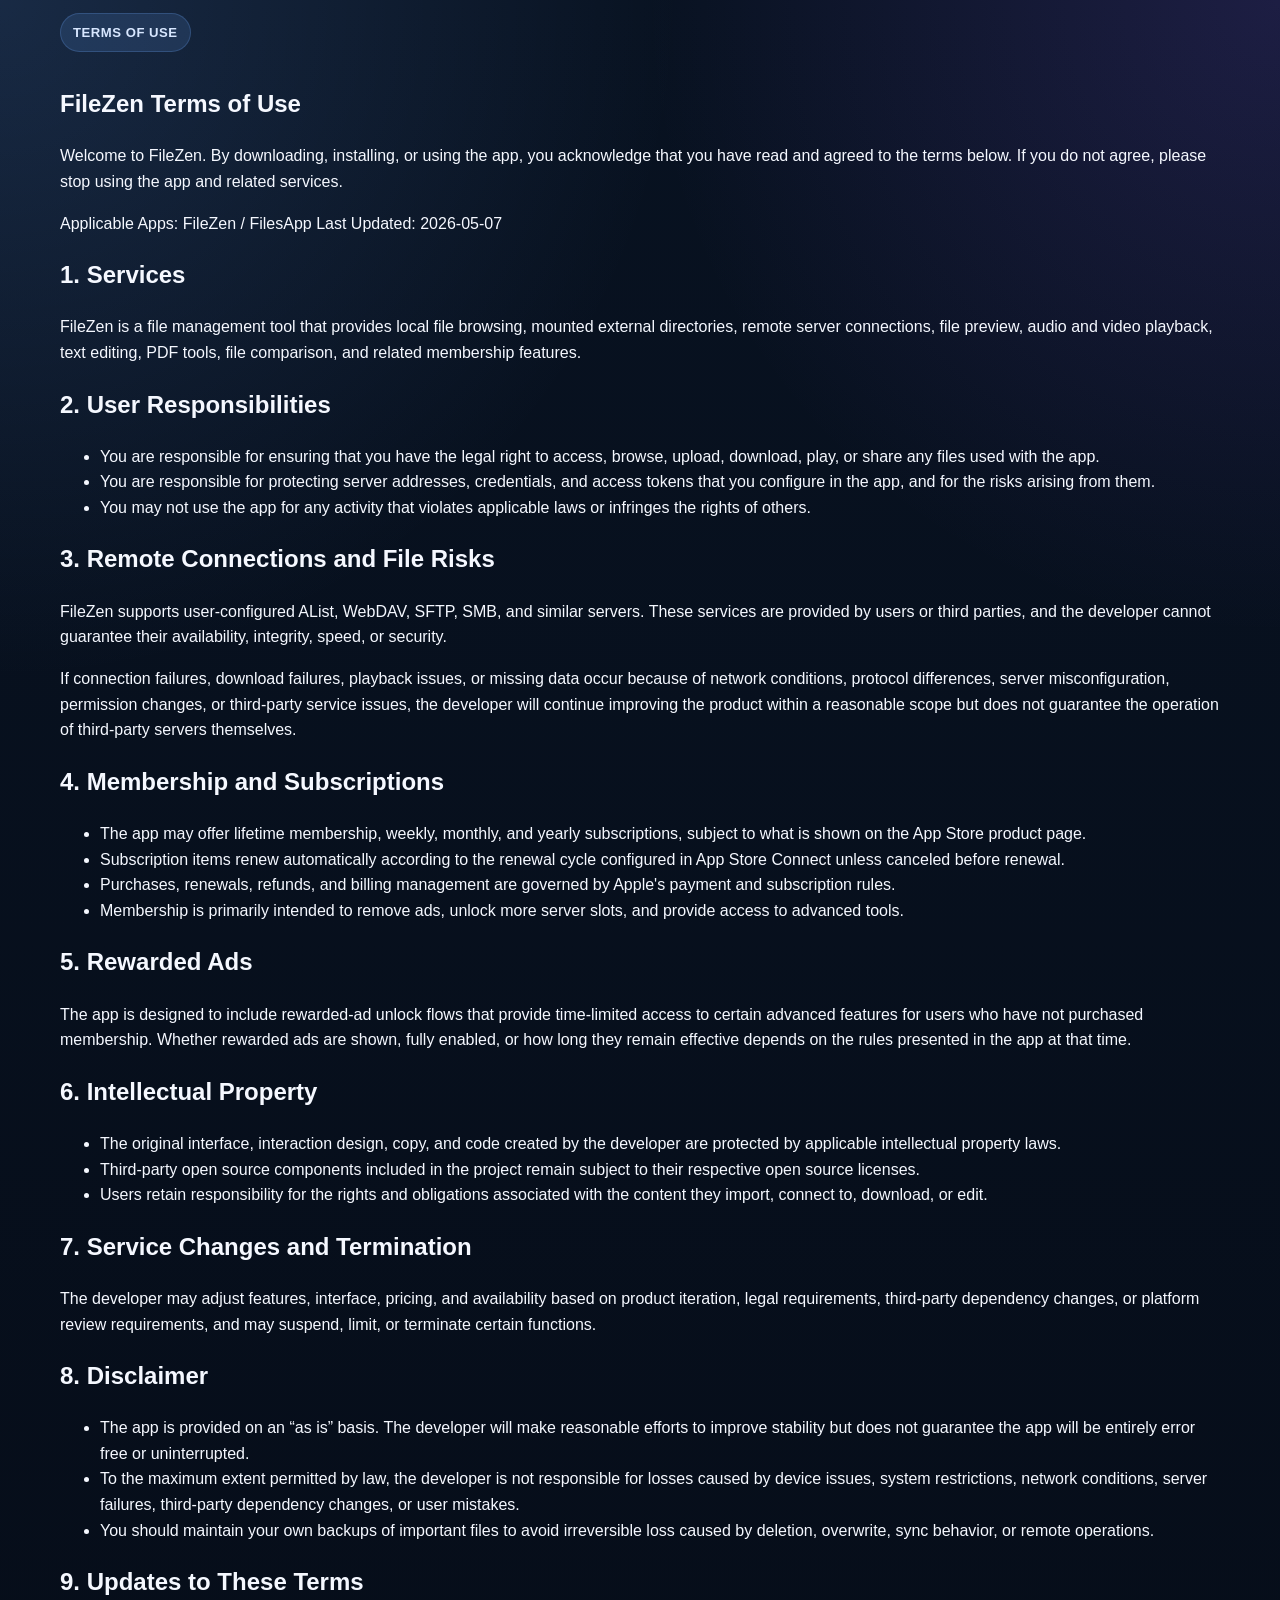
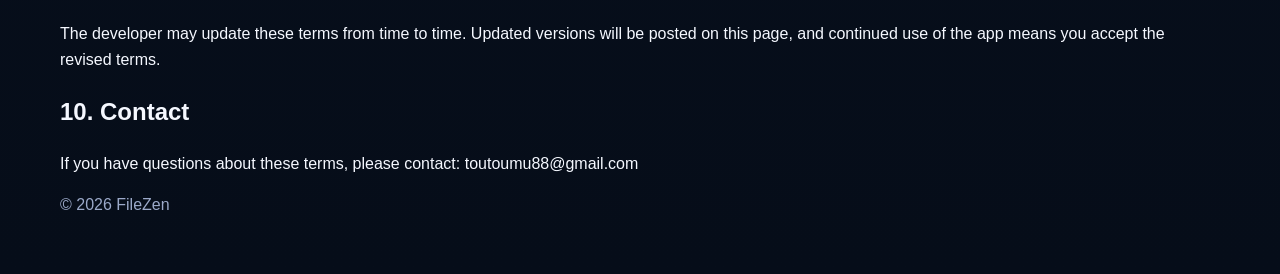
<file: terms.html>
<!DOCTYPE html>
<html lang="zh-CN">
<head>
  <meta charset="UTF-8">
  <meta name="viewport" content="width=device-width, initial-scale=1.0">
  <title>FileZen 使用条款</title>
  <meta
    name="description"
    content="FileZen 使用条款，说明应用功能使用、会员服务、内容责任与支持边界。"
  >
  <link rel="stylesheet" href="./styles.css">
</head>
<body>

  <main class="legal-main">
    <div class="container legal-layout">
      <article class="page-card">
        <p class="eyebrow" data-i18n="hero.eyebrow">Terms of Use</p>
        <h1 data-i18n="hero.title">FileZen 使用条款</h1>
        <p class="page-lead" data-i18n="hero.lead">
          欢迎使用 FileZen。继续下载、安装或使用本应用，即表示你已阅读并同意以下条款。
          如果你不同意本条款，请停止使用本应用及相关服务。
        </p>

        <div class="meta-row">
          <span class="meta-pill" data-i18n="meta.app">适用应用：FileZen / FilesApp</span>
          <span class="meta-pill" data-i18n="meta.updated">更新时间：2026-05-07</span>
        </div>

        <section class="page-section">
          <h2 data-i18n="sections.1.title">1. 服务内容</h2>
          <p data-i18n="sections.1.p1">
            FileZen 是一款文件管理工具，主要提供本地文件浏览、外部目录挂载、远程服务器连接、
            文件预览、音视频播放、文本编辑、PDF 工具、文件对比和相关会员功能。
          </p>
        </section>

        <section class="page-section">
          <h2 data-i18n="sections.2.title">2. 用户责任</h2>
          <ul>
            <li data-i18n="sections.2.b1">你应确保自己对接入、浏览、上传、下载、播放或分享的文件拥有合法权限。</li>
            <li data-i18n="sections.2.b2">你应妥善保管自行配置的服务器地址、账号密码和访问令牌，并自行承担因此产生的风险。</li>
            <li data-i18n="sections.2.b3">你不得利用本应用从事任何违反法律法规或侵犯他人权益的活动。</li>
          </ul>
        </section>

        <section class="page-section">
          <h2 data-i18n="sections.3.title">3. 远程连接与文件风险</h2>
          <p data-i18n="sections.3.p1">
            FileZen 支持连接用户自行配置的 AList、WebDAV、SFTP、SMB 等服务器。
            这些服务器由用户或第三方提供，开发者无法保证其持续可用性、数据完整性、访问速度或安全性。
          </p>
          <p data-i18n="sections.3.p2">
            由于网络环境、协议差异、服务器配置错误、权限变化或第三方服务异常导致的连接失败、下载失败、播放异常或数据缺失，
            开发者将在合理范围内持续改进产品，但不对第三方服务器本身承担保证责任。
          </p>
        </section>

        <section class="page-section">
          <h2 data-i18n="sections.4.title">4. 会员与订阅说明</h2>
          <ul>
            <li data-i18n="sections.4.b1">应用内可能提供终身会员、周订阅、月订阅和年订阅等项目，具体以 App Store 页面展示为准。</li>
            <li data-i18n="sections.4.b2">订阅类项目会按照 App Store Connect 中设定的周期自动续订，除非你在续订前主动取消。</li>
            <li data-i18n="sections.4.b3">购买、续费、退款和账单管理受 Apple 的支付与订阅规则约束。</li>
            <li data-i18n="sections.4.b4">高级会员主要用于移除广告、解锁更多服务器和开放高级工具功能。</li>
          </ul>
        </section>

        <section class="page-section">
          <h2 data-i18n="sections.5.title">5. 激励广告说明</h2>
          <p data-i18n="sections.5.p1">
            应用当前设计中包含激励广告解锁逻辑，用于为未购买会员的用户提供有限时长的高级功能访问权。
            激励广告是否展示、是否正式接入以及生效时长，以应用内当时展示的规则为准。
          </p>
        </section>

        <section class="page-section">
          <h2 data-i18n="sections.6.title">6. 知识产权</h2>
          <ul>
            <li data-i18n="sections.6.b1">本应用及其界面、交互、文案和代码中由开发者原创的部分，受相关知识产权法律保护。</li>
            <li data-i18n="sections.6.b2">本项目中引用的第三方开源组件，遵循其各自的开源许可证条款。</li>
            <li data-i18n="sections.6.b3">用户对其自行导入、连接、下载或编辑的内容仍保有相应权利与责任。</li>
          </ul>
        </section>

        <section class="page-section">
          <h2 data-i18n="sections.7.title">7. 服务变更与终止</h2>
          <p data-i18n="sections.7.p1">
            开发者可能根据产品迭代、法律要求、第三方依赖变化或平台审核要求，对功能、界面、定价和可用性进行调整，
            也可能暂停、限制或终止某些功能。
          </p>
        </section>

        <section class="page-section">
          <h2 data-i18n="sections.8.title">8. 免责声明</h2>
          <ul>
            <li data-i18n="sections.8.b1">本应用按“现状”提供，开发者会尽合理努力提升稳定性，但不保证完全无错误或永不中断。</li>
            <li data-i18n="sections.8.b2">因设备问题、系统限制、网络环境、服务器异常、第三方依赖变化或用户误操作造成的损失，开发者不承担超出法律要求范围的责任。</li>
            <li data-i18n="sections.8.b3">用户应自行对重要文件做好备份，避免因为删除、覆盖、同步或远程操作造成不可逆损失。</li>
          </ul>
        </section>

        <section class="page-section">
          <h2 data-i18n="sections.9.title">9. 条款更新</h2>
          <p data-i18n="sections.9.p1">
            开发者可能不时更新本使用条款。更新版本会发布在本页面，继续使用应用即视为接受更新后的条款。
          </p>
        </section>

        <section class="page-section">
          <h2 data-i18n="sections.10.title">10. 联系方式</h2>
          <p><span data-i18n="sections.10.p1">如对本条款有疑问，请联系：</span><a class="contact-link" href="mailto:toutoumu88@gmail.com">toutoumu88@gmail.com</a></p>
        </section>
      </article>
    </div>
  </main>

  <footer class="site-footer">
    <div class="container footer-grid">
      <div class="footer-meta">
        <p>© <span id="year">2026</span> FileZen</p>
      </div>
    </div>
  </footer>

  <script>
    const CONTACT_EMAIL = "toutoumu88@gmail.com";
    const CONTACT_SUBJECT_EN = "FileZen Terms Inquiry";
    const CONTACT_SUBJECT_ZH = "FileZen 使用条款咨询";

    const translations = {
      "zh-CN": {
        meta: {
          title: "FileZen 使用条款",
          description: "FileZen 使用条款，说明应用功能使用、会员服务、内容责任与支持边界。"
        },
        hero: {
          eyebrow: "Terms of Use",
          title: "FileZen 使用条款",
          lead: "欢迎使用 FileZen。继续下载、安装或使用本应用，即表示你已阅读并同意以下条款。如果你不同意本条款，请停止使用本应用及相关服务。"
        },
        metaInfo: {
          app: "适用应用：FileZen / FilesApp",
          updated: "更新时间：2026-05-07"
        },
        sections: {
          1: {
            title: "1. 服务内容",
            p1: "FileZen 是一款文件管理工具，主要提供本地文件浏览、外部目录挂载、远程服务器连接、文件预览、音视频播放、文本编辑、PDF 工具、文件对比和相关会员功能。"
          },
          2: {
            title: "2. 用户责任",
            b1: "你应确保自己对接入、浏览、上传、下载、播放或分享的文件拥有合法权限。",
            b2: "你应妥善保管自行配置的服务器地址、账号密码和访问令牌，并自行承担因此产生的风险。",
            b3: "你不得利用本应用从事任何违反法律法规或侵犯他人权益的活动。"
          },
          3: {
            title: "3. 远程连接与文件风险",
            p1: "FileZen 支持连接用户自行配置的 AList、WebDAV、SFTP、SMB 等服务器。这些服务器由用户或第三方提供，开发者无法保证其持续可用性、数据完整性、访问速度或安全性。",
            p2: "由于网络环境、协议差异、服务器配置错误、权限变化或第三方服务异常导致的连接失败、下载失败、播放异常或数据缺失，开发者将在合理范围内持续改进产品，但不对第三方服务器本身承担保证责任。"
          },
          4: {
            title: "4. 会员与订阅说明",
            b1: "应用内可能提供终身会员、周订阅、月订阅和年订阅等项目，具体以 App Store 页面展示为准。",
            b2: "订阅类项目会按照 App Store Connect 中设定的周期自动续订，除非你在续订前主动取消。",
            b3: "购买、续费、退款和账单管理受 Apple 的支付与订阅规则约束。",
            b4: "高级会员主要用于移除广告、解锁更多服务器和开放高级工具功能。"
          },
          5: {
            title: "5. 激励广告说明",
            p1: "应用当前设计中包含激励广告解锁逻辑，用于为未购买会员的用户提供有限时长的高级功能访问权。激励广告是否展示、是否正式接入以及生效时长，以应用内当时展示的规则为准。"
          },
          6: {
            title: "6. 知识产权",
            b1: "本应用及其界面、交互、文案和代码中由开发者原创的部分，受相关知识产权法律保护。",
            b2: "本项目中引用的第三方开源组件，遵循其各自的开源许可证条款。",
            b3: "用户对其自行导入、连接、下载或编辑的内容仍保有相应权利与责任。"
          },
          7: {
            title: "7. 服务变更与终止",
            p1: "开发者可能根据产品迭代、法律要求、第三方依赖变化或平台审核要求，对功能、界面、定价和可用性进行调整，也可能暂停、限制或终止某些功能。"
          },
          8: {
            title: "8. 免责声明",
            b1: "本应用按“现状”提供，开发者会尽合理努力提升稳定性，但不保证完全无错误或永不中断。",
            b2: "因设备问题、系统限制、网络环境、服务器异常、第三方依赖变化或用户误操作造成的损失，开发者不承担超出法律要求范围的责任。",
            b3: "用户应自行对重要文件做好备份，避免因为删除、覆盖、同步或远程操作造成不可逆损失。"
          },
          9: {
            title: "9. 条款更新",
            p1: "开发者可能不时更新本使用条款。更新版本会发布在本页面，继续使用应用即视为接受更新后的条款。"
          },
          10: {
            title: "10. 联系方式",
            p1: "如对本条款有疑问，请联系："
          }
        }
      },
      en: {
        meta: {
          title: "FileZen Terms of Use",
          description: "FileZen Terms of Use covering app features, membership services, content responsibility, and support boundaries."
        },
        hero: {
          eyebrow: "Terms of Use",
          title: "FileZen Terms of Use",
          lead: "Welcome to FileZen. By downloading, installing, or using the app, you acknowledge that you have read and agreed to the terms below. If you do not agree, please stop using the app and related services."
        },
        metaInfo: {
          app: "Applicable Apps: FileZen / FilesApp",
          updated: "Last Updated: 2026-05-07"
        },
        sections: {
          1: {
            title: "1. Services",
            p1: "FileZen is a file management tool that provides local file browsing, mounted external directories, remote server connections, file preview, audio and video playback, text editing, PDF tools, file comparison, and related membership features."
          },
          2: {
            title: "2. User Responsibilities",
            b1: "You are responsible for ensuring that you have the legal right to access, browse, upload, download, play, or share any files used with the app.",
            b2: "You are responsible for protecting server addresses, credentials, and access tokens that you configure in the app, and for the risks arising from them.",
            b3: "You may not use the app for any activity that violates applicable laws or infringes the rights of others."
          },
          3: {
            title: "3. Remote Connections and File Risks",
            p1: "FileZen supports user-configured AList, WebDAV, SFTP, SMB, and similar servers. These services are provided by users or third parties, and the developer cannot guarantee their availability, integrity, speed, or security.",
            p2: "If connection failures, download failures, playback issues, or missing data occur because of network conditions, protocol differences, server misconfiguration, permission changes, or third-party service issues, the developer will continue improving the product within a reasonable scope but does not guarantee the operation of third-party servers themselves."
          },
          4: {
            title: "4. Membership and Subscriptions",
            b1: "The app may offer lifetime membership, weekly, monthly, and yearly subscriptions, subject to what is shown on the App Store product page.",
            b2: "Subscription items renew automatically according to the renewal cycle configured in App Store Connect unless canceled before renewal.",
            b3: "Purchases, renewals, refunds, and billing management are governed by Apple's payment and subscription rules.",
            b4: "Membership is primarily intended to remove ads, unlock more server slots, and provide access to advanced tools."
          },
          5: {
            title: "5. Rewarded Ads",
            p1: "The app is designed to include rewarded-ad unlock flows that provide time-limited access to certain advanced features for users who have not purchased membership. Whether rewarded ads are shown, fully enabled, or how long they remain effective depends on the rules presented in the app at that time."
          },
          6: {
            title: "6. Intellectual Property",
            b1: "The original interface, interaction design, copy, and code created by the developer are protected by applicable intellectual property laws.",
            b2: "Third-party open source components included in the project remain subject to their respective open source licenses.",
            b3: "Users retain responsibility for the rights and obligations associated with the content they import, connect to, download, or edit."
          },
          7: {
            title: "7. Service Changes and Termination",
            p1: "The developer may adjust features, interface, pricing, and availability based on product iteration, legal requirements, third-party dependency changes, or platform review requirements, and may suspend, limit, or terminate certain functions."
          },
          8: {
            title: "8. Disclaimer",
            b1: "The app is provided on an “as is” basis. The developer will make reasonable efforts to improve stability but does not guarantee the app will be entirely error free or uninterrupted.",
            b2: "To the maximum extent permitted by law, the developer is not responsible for losses caused by device issues, system restrictions, network conditions, server failures, third-party dependency changes, or user mistakes.",
            b3: "You should maintain your own backups of important files to avoid irreversible loss caused by deletion, overwrite, sync behavior, or remote operations."
          },
          9: {
            title: "9. Updates to These Terms",
            p1: "The developer may update these terms from time to time. Updated versions will be posted on this page, and continued use of the app means you accept the revised terms."
          },
          10: {
            title: "10. Contact",
            p1: "If you have questions about these terms, please contact: "
          }
        }
      }
    };

    function getValueByPath(source, path) {
      return path.split(".").reduce((current, part) => current?.[part], source);
    }

    function resolveInitialLanguage() {
      const languages = Array.isArray(navigator.languages) && navigator.languages.length > 0
        ? navigator.languages
        : [navigator.language || "en"];

      return languages.some((language) => String(language).toLowerCase().startsWith("zh"))
        ? "zh-CN"
        : "en";
    }

    function applyLanguage(lang) {
      const bundle = translations[lang] || translations.en;
      document.documentElement.lang = lang;
      document.title = bundle.meta.title;

      const description = document.querySelector('meta[name="description"]');
      if (description) {
        description.setAttribute("content", bundle.meta.description);
      }

      document.querySelectorAll("[data-i18n]").forEach((element) => {
        const key = element.getAttribute("data-i18n").replace(/^meta\./, "metaInfo.");
        const value = getValueByPath(bundle, key);
        if (typeof value === "string") {
          element.textContent = value;
        }
      });

      const subject = encodeURIComponent(lang === "zh-CN" ? CONTACT_SUBJECT_ZH : CONTACT_SUBJECT_EN);
      const contactURL = `mailto:${CONTACT_EMAIL}?subject=${subject}`;
      document.querySelectorAll(".contact-link").forEach((element) => {
        element.setAttribute("href", contactURL);
      });
    }

    const yearNode = document.getElementById("year");
    if (yearNode) {
      yearNode.textContent = String(new Date().getFullYear());
    }

    document.querySelectorAll(".contact-link").forEach((link) => {
      link.addEventListener("click", (event) => {
        const href = link.getAttribute("href");
        if (!href) {
          return;
        }
        event.preventDefault();
        window.location.href = href;
      });
    });

    applyLanguage(resolveInitialLanguage());
  </script>
</body>
</html>
</file>
<file: styles.css>
:root {
  color-scheme: dark;
  --bg: #07111f;
  --bg-soft: #0d1728;
  --surface: rgba(13, 24, 42, 0.88);
  --surface-strong: rgba(16, 30, 52, 0.96);
  --surface-border: rgba(142, 177, 255, 0.16);
  --text: #f5f8ff;
  --muted: #9caaca;
  --accent: #6ea8ff;
  --accent-strong: #8b5cf6;
  --accent-soft: rgba(110, 168, 255, 0.14);
  --shadow: 0 24px 60px rgba(0, 0, 0, 0.32);
  --radius-xl: 28px;
  --radius-lg: 22px;
  --radius-md: 16px;
  --container: 1160px;
}

* {
  box-sizing: border-box;
}

html {
  scroll-behavior: smooth;
}

body {
  margin: 0;
  font-family: -apple-system, BlinkMacSystemFont, "SF Pro Display", "PingFang SC",
    "Helvetica Neue", Helvetica, Arial, sans-serif;
  background:
    radial-gradient(circle at top left, rgba(110, 168, 255, 0.16), transparent 30%),
    radial-gradient(circle at top right, rgba(139, 92, 246, 0.16), transparent 28%),
    linear-gradient(180deg, #081221 0%, #060d19 100%);
  color: var(--text);
  line-height: 1.6;
}

a {
  color: inherit;
  text-decoration: none;
}

img {
  max-width: 100%;
  display: block;
}

.container {
  width: min(calc(100% - 40px), var(--container));
  margin: 0 auto;
}

.site-header {
  position: sticky;
  top: 0;
  z-index: 20;
  backdrop-filter: blur(18px);
  background: rgba(6, 13, 25, 0.72);
  border-bottom: 1px solid rgba(255, 255, 255, 0.06);
}

.nav {
  display: flex;
  align-items: center;
  justify-content: space-between;
  min-height: 72px;
  gap: 24px;
}

.brand {
  display: inline-flex;
  align-items: center;
  gap: 12px;
  font-weight: 700;
  letter-spacing: 0.01em;
}

.brand-mark {
  display: inline-grid;
  place-items: center;
  width: 38px;
  height: 38px;
  border-radius: 12px;
  background: linear-gradient(135deg, var(--accent), var(--accent-strong));
  box-shadow: 0 10px 24px rgba(110, 168, 255, 0.28);
}

.brand-text {
  font-size: 1.02rem;
}

.nav-links {
  display: flex;
  align-items: center;
  gap: 20px;
  color: var(--muted);
  font-size: 0.95rem;
}

.nav-links a:hover {
  color: var(--text);
}

.nav-actions {
  display: flex;
  align-items: center;
  gap: 12px;
}

.lang-switch {
  display: inline-flex;
  align-items: center;
  padding: 4px;
  border-radius: 999px;
  background: rgba(255, 255, 255, 0.05);
  border: 1px solid rgba(255, 255, 255, 0.08);
}

.lang-button {
  min-width: 42px;
  height: 34px;
  border: 0;
  border-radius: 999px;
  background: transparent;
  color: var(--muted);
  font: inherit;
  font-weight: 700;
  cursor: pointer;
}

.lang-button.is-active {
  background: rgba(110, 168, 255, 0.18);
  color: var(--text);
}

.button-nav-store {
  min-height: 40px;
  padding: 0 14px;
  border: 1px solid rgba(110, 168, 255, 0.22);
  background: rgba(110, 168, 255, 0.1);
  color: #dce9ff;
}

.hero {
  padding: 76px 0 44px;
}

.hero-grid {
  display: grid;
  grid-template-columns: minmax(0, 1.05fr) minmax(360px, 0.95fr);
  gap: 48px;
  align-items: center;
}

.eyebrow {
  display: inline-flex;
  align-items: center;
  gap: 8px;
  padding: 8px 12px;
  border-radius: 999px;
  background: var(--accent-soft);
  border: 1px solid rgba(110, 168, 255, 0.22);
  color: #d8e7ff;
  font-size: 0.82rem;
  font-weight: 700;
  letter-spacing: 0.04em;
  text-transform: uppercase;
}

.hero h1,
.section-heading h2,
.cta-card h2 {
  margin: 18px 0 16px;
  line-height: 1.08;
  letter-spacing: -0.03em;
}

.hero h1 {
  max-width: 11ch;
  font-size: clamp(2.7rem, 6vw, 4.8rem);
}

.hero-text,
.section-heading p,
.cta-card p,
.feature-card p,
.protocol-card p,
.workflow-card p,
.pro-card li,
.trust-grid span,
.site-footer p {
  color: var(--muted);
}

.hero-text {
  max-width: 60ch;
  font-size: 1.05rem;
}

.hero-actions,
.cta-actions {
  display: flex;
  flex-wrap: wrap;
  gap: 14px;
  margin-top: 28px;
}

.button {
  display: inline-flex;
  align-items: center;
  justify-content: center;
  min-height: 48px;
  padding: 0 18px;
  border-radius: 14px;
  font-weight: 700;
  transition: transform 0.18s ease, border-color 0.18s ease, background 0.18s ease;
}

.button:hover {
  transform: translateY(-1px);
}

.button-primary {
  background: linear-gradient(135deg, var(--accent), #7d8cff 58%, var(--accent-strong));
  color: #081221;
  box-shadow: 0 16px 30px rgba(110, 168, 255, 0.22);
}

.button-secondary {
  border: 1px solid rgba(255, 255, 255, 0.14);
  background: rgba(255, 255, 255, 0.03);
  color: var(--text);
}

.hero-pills {
  display: flex;
  flex-wrap: wrap;
  gap: 12px;
  margin: 26px 0 0;
  padding: 0;
  list-style: none;
}

.download-note {
  margin: 14px 0 0;
  color: var(--muted);
  font-size: 0.95rem;
}

.hero-pills li {
  padding: 10px 14px;
  border-radius: 999px;
  background: rgba(255, 255, 255, 0.04);
  border: 1px solid rgba(255, 255, 255, 0.08);
  color: #d5def2;
  font-size: 0.94rem;
}

.hero-visual {
  position: relative;
  min-height: 620px;
}

.device {
  position: relative;
  width: min(100%, 430px);
  margin: 0 auto;
  padding: 16px;
  border-radius: 44px;
  background: linear-gradient(180deg, #1d2b44 0%, #10192a 100%);
  box-shadow: var(--shadow);
  border: 1px solid rgba(255, 255, 255, 0.08);
}

.device-notch {
  position: absolute;
  top: 12px;
  left: 50%;
  transform: translateX(-50%);
  width: 136px;
  height: 26px;
  border-radius: 999px;
  background: #060c15;
  z-index: 1;
}

.device-screen {
  min-height: 588px;
  padding: 42px 20px 20px;
  border-radius: 32px;
  background:
    linear-gradient(180deg, rgba(110, 168, 255, 0.12), transparent 24%),
    linear-gradient(180deg, #0d1627, #08101e);
}

.screen-top {
  display: flex;
  align-items: center;
  justify-content: space-between;
  gap: 12px;
  margin-bottom: 18px;
}

.screen-title {
  font-size: 1.15rem;
  font-weight: 700;
}

.screen-badge {
  padding: 7px 11px;
  border-radius: 999px;
  background: rgba(110, 168, 255, 0.16);
  border: 1px solid rgba(110, 168, 255, 0.2);
  color: #d8e6ff;
  font-size: 0.8rem;
}

.screen-card,
.feature-card,
.protocol-card,
.workflow-card,
.pro-card,
.cta-card {
  background: var(--surface);
  border: 1px solid var(--surface-border);
  box-shadow: var(--shadow);
}

.screen-card {
  padding: 16px;
  border-radius: 22px;
  margin-bottom: 14px;
}

.screen-card.compact {
  display: grid;
  gap: 12px;
}

.screen-card-title {
  font-size: 0.9rem;
  color: #d5def2;
  font-weight: 700;
  margin-bottom: 10px;
}

.screen-list {
  display: grid;
  gap: 10px;
}

.screen-row {
  display: flex;
  align-items: center;
  justify-content: space-between;
  gap: 12px;
  padding: 11px 12px;
  border-radius: 14px;
  background: rgba(255, 255, 255, 0.04);
  color: #dde6f9;
}

.screen-row span:last-child {
  color: var(--muted);
  font-size: 0.88rem;
}

.feature-tags {
  display: flex;
  flex-wrap: wrap;
  gap: 10px;
}

.feature-tags span {
  padding: 8px 12px;
  border-radius: 999px;
  background: rgba(139, 92, 246, 0.16);
  color: #efe4ff;
  font-size: 0.88rem;
}

.mini-stat {
  padding: 12px 14px;
  border-radius: 16px;
  background: rgba(255, 255, 255, 0.03);
}

.mini-stat strong,
.feature-card h3,
.protocol-name,
.workflow-card h3,
.pro-card h3,
.trust-grid strong,
.cta-card h2 {
  display: block;
  margin-bottom: 6px;
}

.floating-card {
  position: absolute;
  max-width: 230px;
  padding: 14px 16px;
  border-radius: 18px;
  background: rgba(8, 16, 30, 0.9);
  border: 1px solid rgba(255, 255, 255, 0.08);
  box-shadow: 0 20px 40px rgba(0, 0, 0, 0.28);
}

.floating-card-left {
  left: 0;
  bottom: 120px;
}

.floating-card-right {
  right: 0;
  top: 82px;
}

.floating-label {
  display: block;
  margin-bottom: 6px;
  color: var(--accent);
  font-size: 0.8rem;
  font-weight: 700;
}

.section {
  padding: 42px 0;
}

.section-alt {
  background: rgba(255, 255, 255, 0.02);
  border-top: 1px solid rgba(255, 255, 255, 0.04);
  border-bottom: 1px solid rgba(255, 255, 255, 0.04);
}

.trust-strip {
  padding-top: 14px;
}

.trust-grid {
  display: grid;
  grid-template-columns: repeat(4, minmax(0, 1fr));
  gap: 18px;
}

.trust-grid > div {
  padding: 22px;
  border-radius: 22px;
  background: rgba(255, 255, 255, 0.03);
  border: 1px solid rgba(255, 255, 255, 0.06);
}

.section-heading {
  max-width: 760px;
  margin-bottom: 28px;
}

.section-heading.narrow {
  max-width: 640px;
}

.section-heading h2,
.cta-card h2 {
  font-size: clamp(2rem, 4vw, 3.2rem);
}

.feature-grid,
.protocol-grid,
.workflow-grid,
.pro-grid {
  display: grid;
  gap: 20px;
}

.feature-grid {
  grid-template-columns: repeat(3, minmax(0, 1fr));
}

.protocol-layout,
.pro-layout {
  display: grid;
  gap: 28px;
}

.protocol-grid {
  grid-template-columns: repeat(3, minmax(0, 1fr));
}

.workflow-grid {
  grid-template-columns: repeat(2, minmax(0, 1fr));
}

.pro-grid {
  grid-template-columns: repeat(3, minmax(0, 1fr));
}

.feature-card,
.protocol-card,
.workflow-card,
.pro-card {
  padding: 24px;
  border-radius: var(--radius-lg);
}

.feature-card ul,
.pro-card ul {
  margin: 14px 0 0;
  padding-left: 18px;
}

.feature-card li,
.pro-card li {
  margin-bottom: 8px;
}

.protocol-name {
  font-size: 1.04rem;
  font-weight: 700;
}

.workflow-step {
  display: inline-flex;
  align-items: center;
  justify-content: center;
  width: 42px;
  height: 42px;
  border-radius: 14px;
  background: linear-gradient(135deg, rgba(110, 168, 255, 0.18), rgba(139, 92, 246, 0.22));
  color: #dfe9ff;
  font-weight: 800;
  letter-spacing: 0.04em;
}

.cta-section {
  padding-bottom: 70px;
}

.cta-card {
  display: flex;
  align-items: center;
  justify-content: space-between;
  gap: 24px;
  padding: 32px;
  border-radius: var(--radius-xl);
  background:
    radial-gradient(circle at top right, rgba(110, 168, 255, 0.16), transparent 34%),
    linear-gradient(180deg, rgba(17, 29, 49, 0.96), rgba(10, 18, 32, 0.96));
}

.site-footer {
  padding: 0 0 40px;
}

.footer-content {
  display: flex;
  align-items: flex-start;
  justify-content: space-between;
  gap: 20px;
  padding-top: 26px;
  border-top: 1px solid rgba(255, 255, 255, 0.08);
}

.footer-links {
  display: flex;
  align-items: center;
  gap: 16px;
  color: var(--muted);
}

@media (max-width: 1080px) {
  .hero-grid,
  .protocol-layout,
  .pro-layout,
  .cta-card {
    grid-template-columns: 1fr;
    display: grid;
  }

  .feature-grid,
  .protocol-grid,
  .pro-grid {
    grid-template-columns: repeat(2, minmax(0, 1fr));
  }

  .trust-grid {
    grid-template-columns: repeat(2, minmax(0, 1fr));
  }

  .floating-card-left {
    left: 18px;
    bottom: 24px;
  }

  .floating-card-right {
    right: 18px;
  }
}

@media (max-width: 760px) {
  .container {
    width: min(calc(100% - 28px), var(--container));
  }

  .nav {
    min-height: 64px;
    flex-wrap: wrap;
  }

  .nav-links {
    display: none;
  }

  .nav-actions {
    width: 100%;
    justify-content: space-between;
  }

  .hero {
    padding-top: 48px;
  }

  .hero-grid {
    gap: 32px;
  }

  .hero h1 {
    max-width: none;
  }

  .hero-visual {
    min-height: auto;
  }

  .feature-grid,
  .protocol-grid,
  .workflow-grid,
  .pro-grid {
    grid-template-columns: 1fr;
  }

  .trust-grid {
    grid-template-columns: 1fr;
  }

  .device {
    width: 100%;
    max-width: 420px;
  }

  .floating-card {
    position: static;
    max-width: none;
    margin-top: 14px;
  }

  .cta-card {
    padding: 24px;
  }

  .footer-content {
    flex-direction: column;
  }
}
</file>
